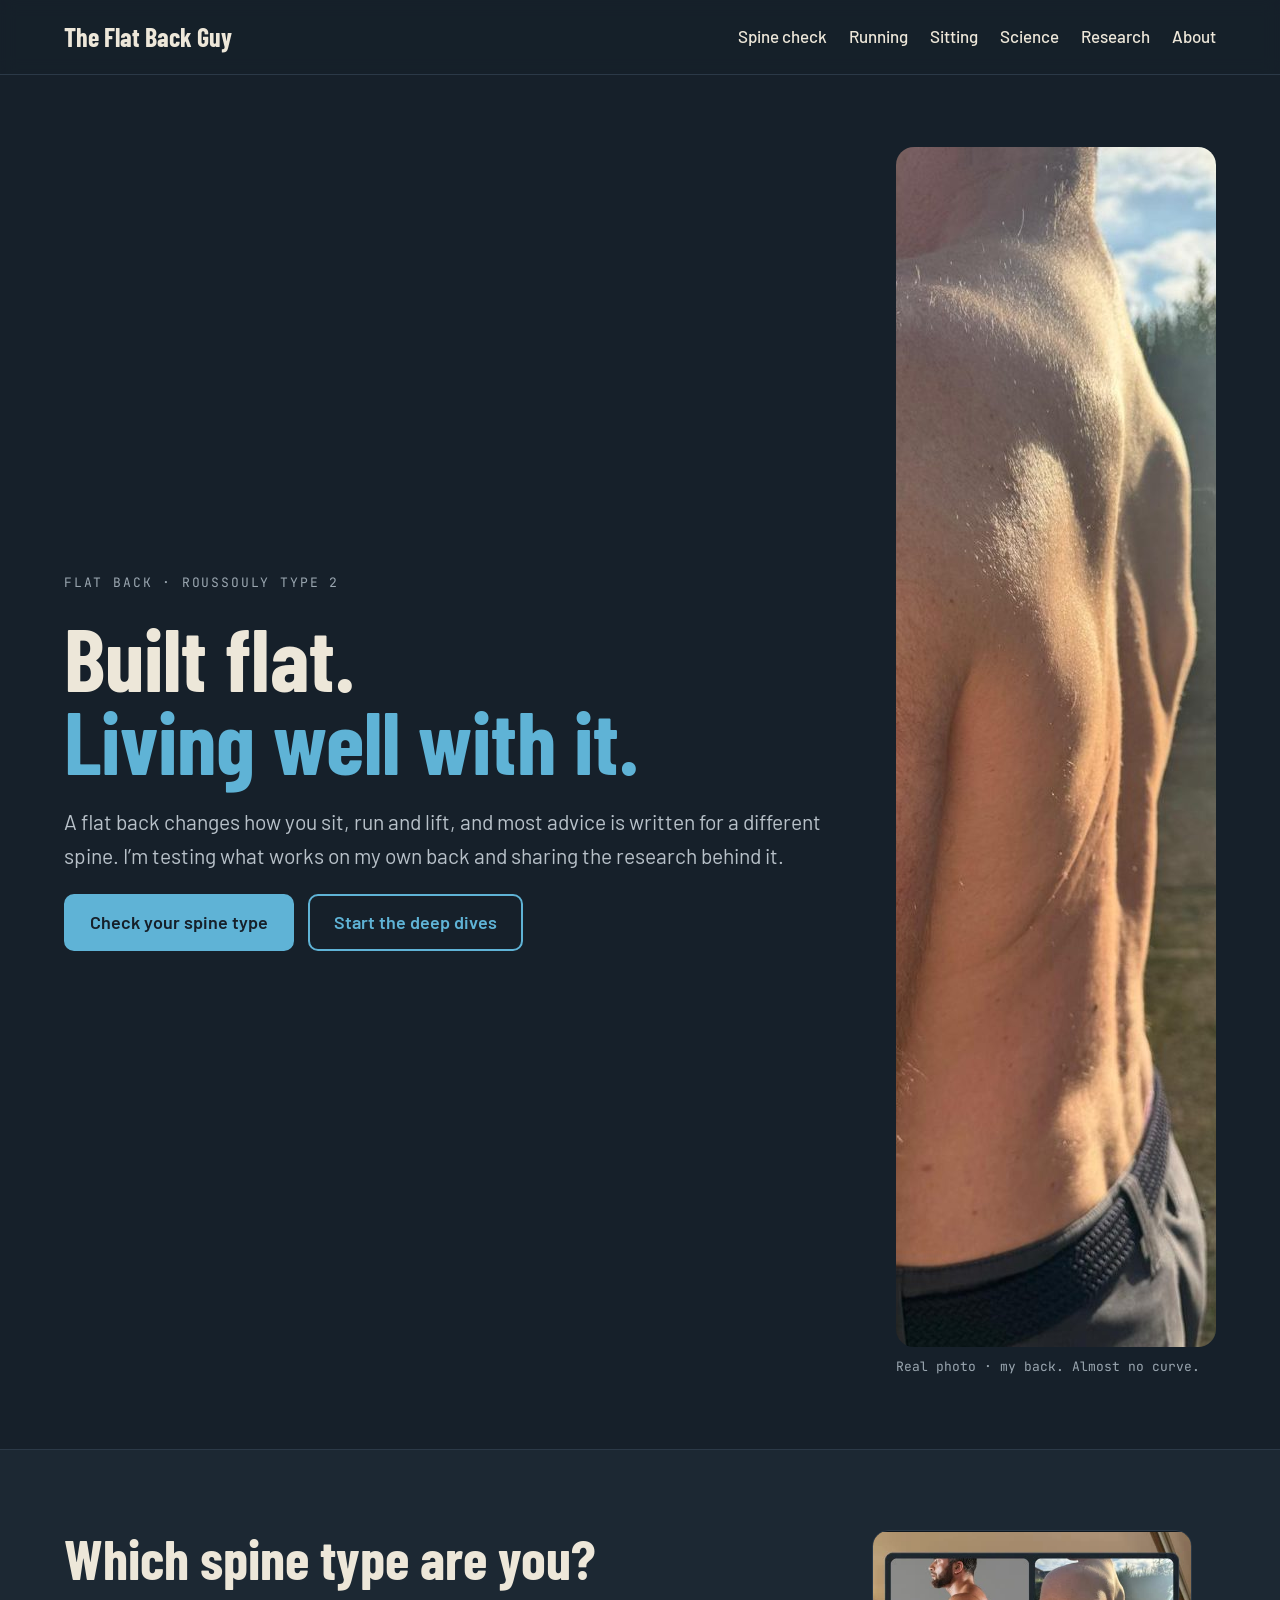
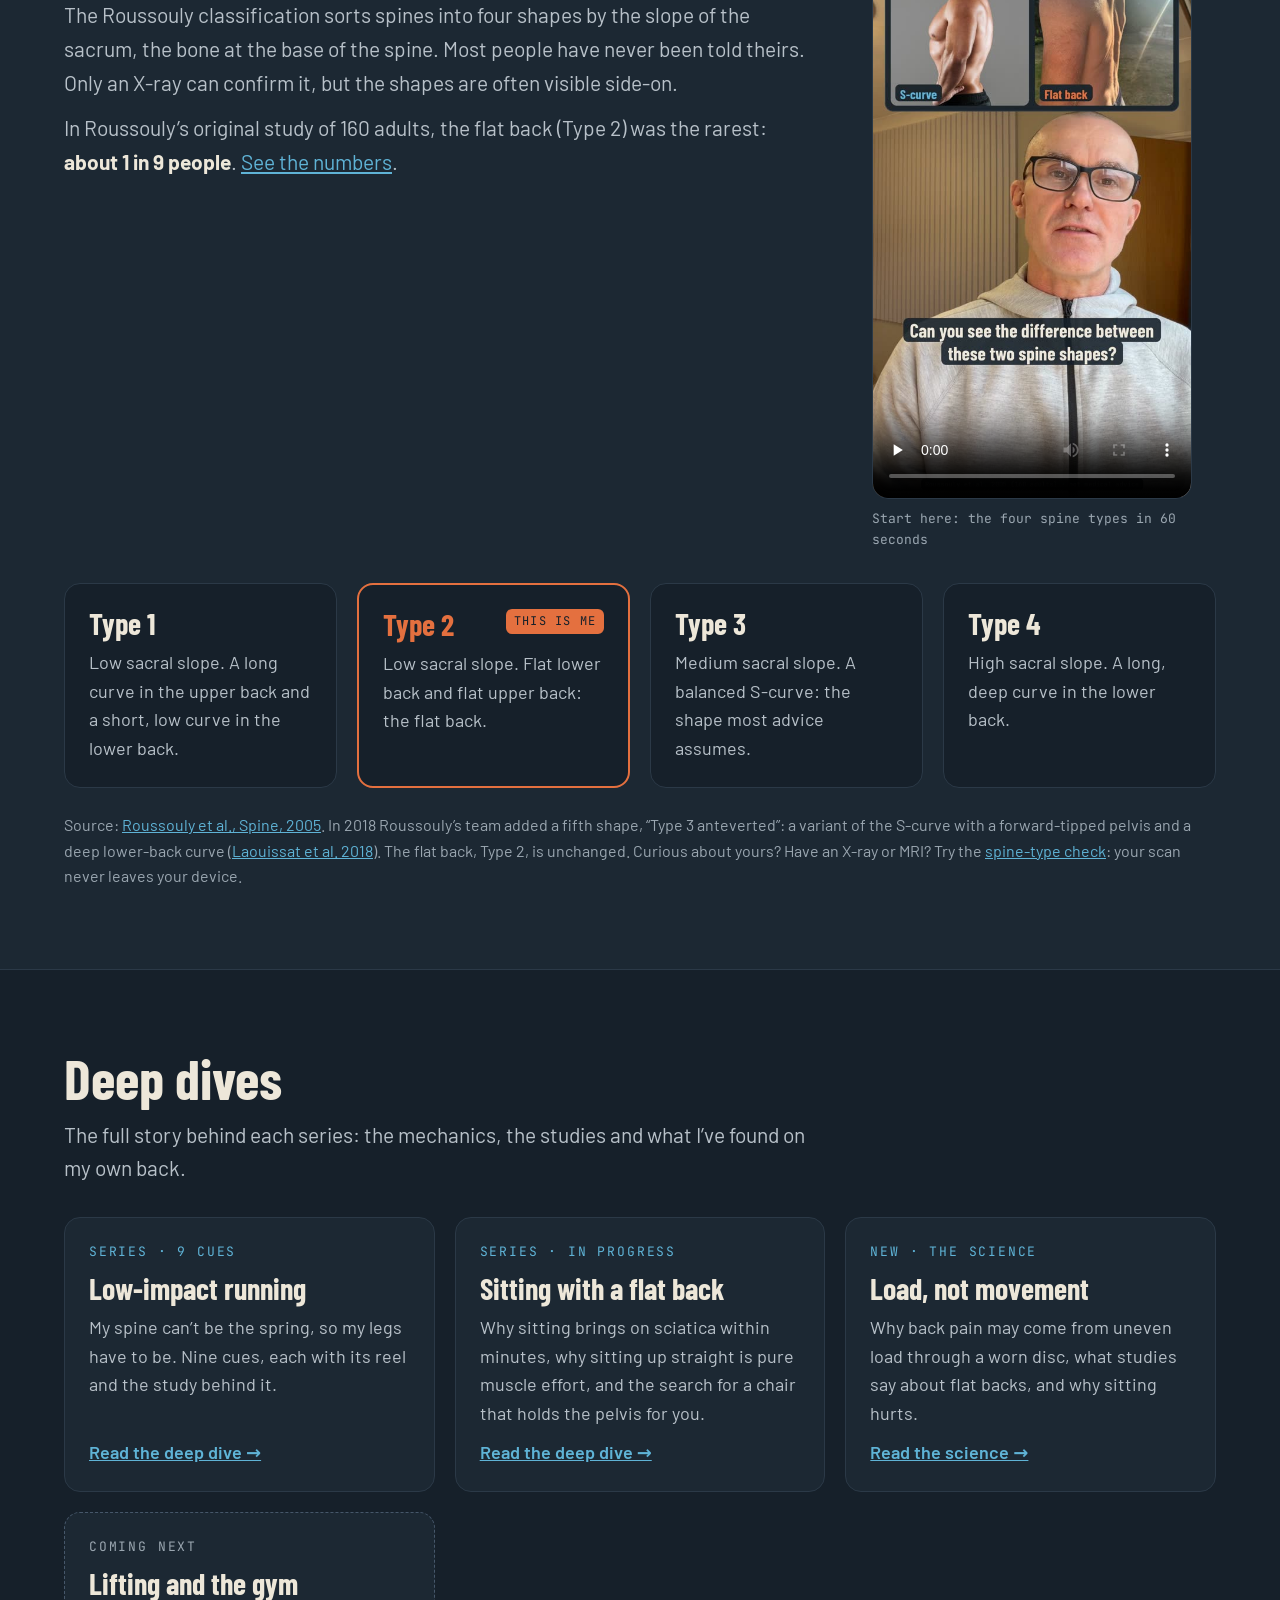
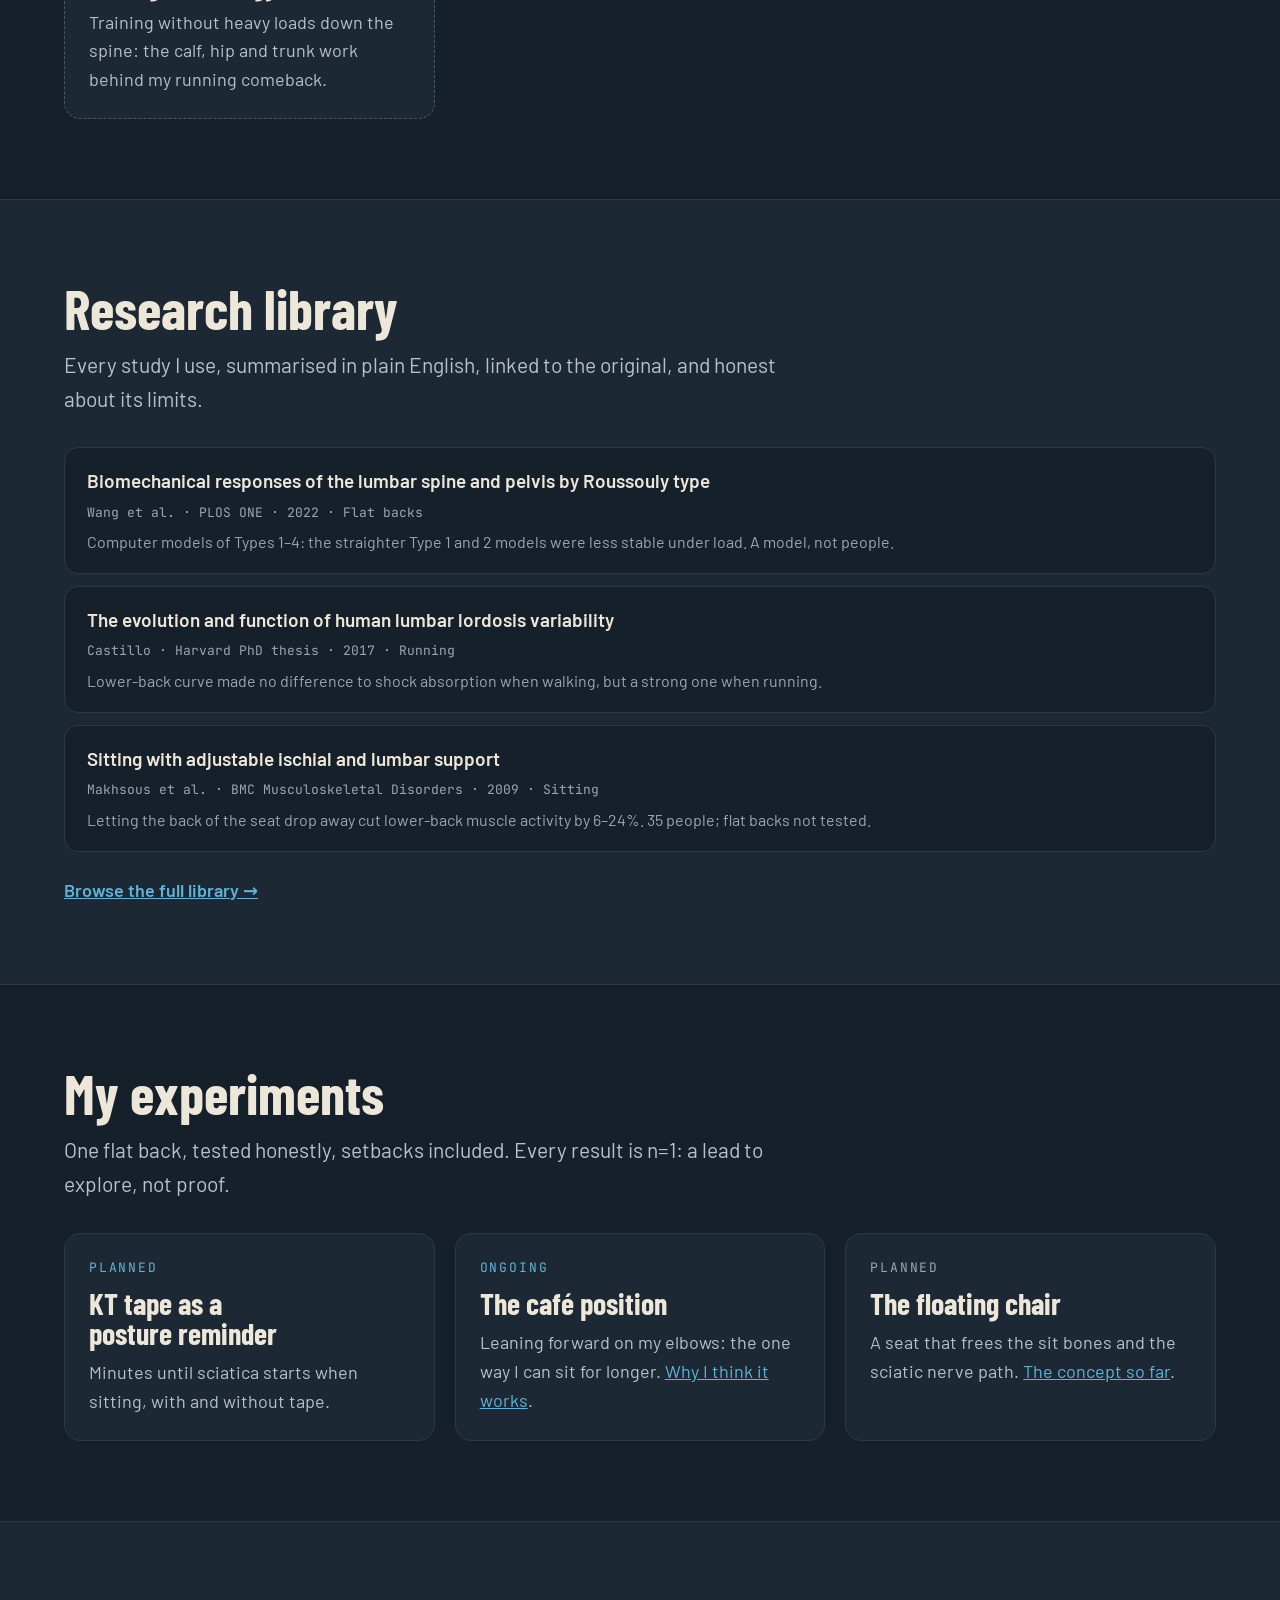
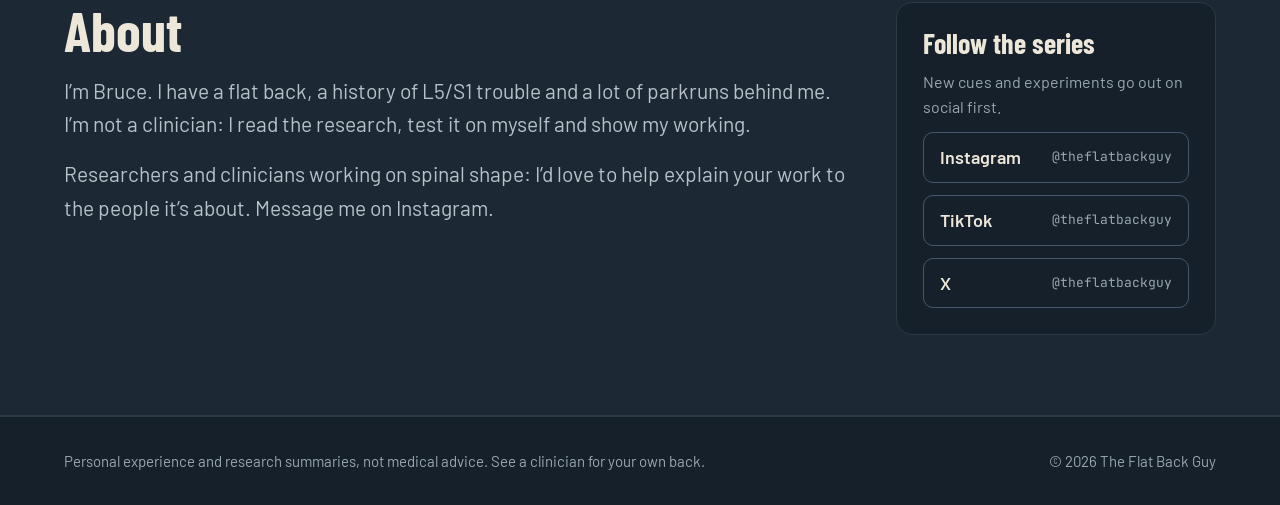
<file: index.html>
<!doctype html>
<html lang="en-GB">
<head>
<meta charset="utf-8">
<meta name="viewport" content="width=device-width,initial-scale=1">
<title>The Flat Back Guy | Living well with a flat back</title>
<meta name="description" content="Running, sitting and training with a flat back (Roussouly Type 2). One man's experiments, the research behind them, and honest limits.">
<meta property="og:title" content="The Flat Back Guy">
<meta property="og:description" content="Built flat. Living well with it. Running, sitting and training with a flat back, with the research behind each idea.">
<meta property="og:image" content="https://theflatbackguy.com/media/hero.jpg">
<meta property="og:url" content="https://theflatbackguy.com/">
<meta name="theme-color" content="#16202A">
<link rel="icon" href="favicon.svg" type="image/svg+xml">
<link rel="preconnect" href="https://fonts.googleapis.com">
<link rel="preconnect" href="https://fonts.gstatic.com" crossorigin>
<link href="https://fonts.googleapis.com/css2?family=Barlow+Condensed:wght@700&family=Barlow:wght@400;500;600&family=JetBrains+Mono&display=swap" rel="stylesheet">
<link rel="stylesheet" href="style.css">
</head>
<body>
<header class="site-head">
  <div class="wrap">
    <a class="brand" href="/">The Flat Back Guy</a>
    <nav aria-label="Main">
      <a href="spine-check.html">Spine check</a>
      <a href="running.html">Running</a>
      <a href="sitting.html">Sitting</a>
      <a href="science.html">Science</a>
      <a href="research.html">Research</a>
      <a href="#about">About</a>
    </nav>
  </div>
</header>

<main>
<section class="hero">
  <div class="wrap">
    <div class="hero-copy">
      <div class="eyebrow">Flat back · Roussouly Type 2</div>
      <h1>Built flat.<br><span>Living well with it.</span></h1>
      <p class="lede">A flat back changes how you sit, run and lift, and most advice is written for a different spine. I’m testing what works on my own back and sharing the research behind it.</p>
      <div class="btns">
        <a class="btn" href="spine-check.html">Check your spine type</a>
        <a class="btn ghost" href="#dives">Start the deep dives</a>
      </div>
    </div>
    <figure>
      <img src="media/hero.jpg" width="900" height="1200" alt="Bruce’s bare back photographed from behind and to the side in a sunny garden, showing a straight spine with almost no curve">
      <figcaption>Real photo · my back. Almost no curve.</figcaption>
    </figure>
  </div>
</section>

<section id="type" class="band">
  <div class="wrap">
    <div class="intro-row">
    <div class="sec-head" style="margin-bottom:0">
      <h2>Which spine type are you?</h2>
      <p class="lede">The Roussouly classification sorts spines into four shapes by the slope of the sacrum, the bone at the base of the spine. Most people have never been told theirs. Only an X-ray can confirm it, but the shapes are often visible side-on.</p>
      <p class="lede">In Roussouly’s original study of 160 adults, the flat back (Type 2) was the rarest: <strong style="color:var(--text)">about 1 in 9 people</strong>. <a href="science.html#common">See the numbers</a>.</p>
    </div>
      <figure class="intro-vid">
        <video controls playsinline preload="none" poster="media/intro.jpg"><source src="media/intro.mp4" type="video/mp4"></video>
        <figcaption>Start here: the four spine types in 60 seconds</figcaption>
      </figure>
    </div>
    <div class="grid">
      <div class="card"><h3>Type 1</h3><p class="muted">Low sacral slope. A long curve in the upper back and a short, low curve in the lower back.</p></div>
      <div class="card me"><div class="row-head"><h3>Type 2</h3><span class="tag">THIS IS ME</span></div><p class="muted">Low sacral slope. Flat lower back and flat upper back: the flat back.</p></div>
      <div class="card"><h3>Type 3</h3><p class="muted">Medium sacral slope. A balanced S-curve: the shape most advice assumes.</p></div>
      <div class="card"><h3>Type 4</h3><p class="muted">High sacral slope. A long, deep curve in the lower back.</p></div>
    </div>
    <p class="faint" style="margin-top:24px">Source: <a href="https://doi.org/10.1097/01.brs.0000152379.54463.65">Roussouly et al., Spine, 2005</a>. In 2018 Roussouly’s team added a fifth shape, “Type 3 anteverted”: a variant of the S-curve with a forward-tipped pelvis and a deep lower-back curve (<a href="https://www.springermedicine.com/classification-of-normal-sagittal-spine-alignment-refounding-the/21231710">Laouissat et al. 2018</a>). The flat back, Type 2, is unchanged. Curious about yours? Have an X-ray or MRI? Try the <a href="spine-check.html">spine-type check</a>: your scan never leaves your device.</p>
  </div>
</section>

<section id="dives">
  <div class="wrap">
    <div class="sec-head">
      <h2>Deep dives</h2>
      <p class="lede">The full story behind each series: the mechanics, the studies and what I’ve found on my own back.</p>
    </div>
    <div class="grid wide">
      <article class="card">
        <div class="eyebrow" style="color:var(--blue)">Series · 9 cues</div>
        <h3>Low-impact running</h3>
        <p class="muted">My spine can’t be the spring, so my legs have to be. Nine cues, each with its reel and the study behind it.</p>
        <a class="more" href="running.html">Read the deep dive →</a>
      </article>
      <article class="card">
        <div class="eyebrow" style="color:var(--blue)">Series · in progress</div>
        <h3>Sitting with a flat back</h3>
        <p class="muted">Why sitting brings on sciatica within minutes, why sitting up straight is pure muscle effort, and the search for a chair that holds the pelvis for you.</p>
        <a class="more" href="sitting.html">Read the deep dive →</a>
      </article>
      <article class="card">
        <div class="eyebrow" style="color:var(--blue)">New · the science</div>
        <h3>Load, not movement</h3>
        <p class="muted">Why back pain may come from uneven load through a worn disc, what studies say about flat backs, and why sitting hurts.</p>
        <a class="more" href="science.html">Read the science →</a>
      </article>
      <article class="card soon">
        <div class="eyebrow">Coming next</div>
        <h3>Lifting and the gym</h3>
        <p class="muted">Training without heavy loads down the spine: the calf, hip and trunk work behind my running comeback.</p>
      </article>
    </div>
  </div>
</section>

<section class="band">
  <div class="wrap">
    <div class="sec-head">
      <h2>Research library</h2>
      <p class="lede">Every study I use, summarised in plain English, linked to the original, and honest about its limits.</p>
    </div>
    <div class="studies">
      <div class="study">
        <a class="title" href="https://doi.org/10.1371/journal.pone.0266954">Biomechanical responses of the lumbar spine and pelvis by Roussouly type</a>
        <span class="meta">Wang et al. · PLOS ONE · 2022 · Flat backs</span>
        <span class="limit">Computer models of Types 1–4: the straighter Type 1 and 2 models were less stable under load. A model, not people.</span>
      </div>
      <div class="study">
        <a class="title" href="https://dash.harvard.edu/entities/publication/c5ad7e18-b05d-41d5-a4b8-e9624516d8b8">The evolution and function of human lumbar lordosis variability</a>
        <span class="meta">Castillo · Harvard PhD thesis · 2017 · Running</span>
        <span class="limit">Lower-back curve made no difference to shock absorption when walking, but a strong one when running.</span>
      </div>
      <div class="study">
        <a class="title" href="https://doi.org/10.1186/1471-2474-10-17">Sitting with adjustable ischial and lumbar support</a>
        <span class="meta">Makhsous et al. · BMC Musculoskeletal Disorders · 2009 · Sitting</span>
        <span class="limit">Letting the back of the seat drop away cut lower-back muscle activity by 6–24%. 35 people; flat backs not tested.</span>
      </div>
    </div>
    <p style="margin-top:24px"><a href="research.html" style="font-weight:600">Browse the full library →</a></p>
  </div>
</section>

<section id="experiments">
  <div class="wrap">
    <div class="sec-head">
      <h2>My experiments</h2>
      <p class="lede">One flat back, tested honestly, setbacks included. Every result is n=1: a lead to explore, not proof.</p>
    </div>
    <div class="grid">
      <div class="card"><div class="eyebrow" style="color:var(--blue)">Planned</div><h3>KT tape as a posture reminder</h3><p class="muted">Minutes until sciatica starts when sitting, with and without tape.</p></div>
      <div class="card"><div class="eyebrow" style="color:var(--blue)">Ongoing</div><h3>The café position</h3><p class="muted">Leaning forward on my elbows: the one way I can sit for longer. <a href="sitting.html#cafe">Why I think it works</a>.</p></div>
      <div class="card"><div class="eyebrow">Planned</div><h3>The floating chair</h3><p class="muted">A seat that frees the sit bones and the sciatic nerve path. <a href="sitting.html#chair">The concept so far</a>.</p></div>
    </div>
  </div>
</section>

<section id="about" class="band about">
  <div class="wrap">
    <div class="copy stack">
      <h2 style="font-size:clamp(40px,6vw,56px)">About</h2>
      <p class="lede">I’m Bruce. I have a flat back, a history of L5/S1 trouble and a lot of parkruns behind me. I’m not a clinician: I read the research, test it on myself and show my working.</p>
      <p class="lede">Researchers and clinicians working on spinal shape: I’d love to help explain your work to the people it’s about. Message me on Instagram.</p>
    </div>
    <div class="follow">
      <h3>Follow the series</h3>
      <p class="faint">New cues and experiments go out on social first.</p>
      <a class="social" href="https://www.instagram.com/theflatbackguy/">Instagram <span>@theflatbackguy</span></a>
      <a class="social" href="https://www.tiktok.com/@theflatbackguy">TikTok <span>@theflatbackguy</span></a>
      <a class="social" href="https://x.com/theflatbackguy">X <span>@theflatbackguy</span></a>
    </div>
  </div>
</section>
</main>

<footer class="site-foot">
  <div class="wrap">
    <span>Personal experience and research summaries, not medical advice. See a clinician for your own back.</span>
    <span>© 2026 The Flat Back Guy</span>
  </div>
</footer>
</body>
</html>
</file>
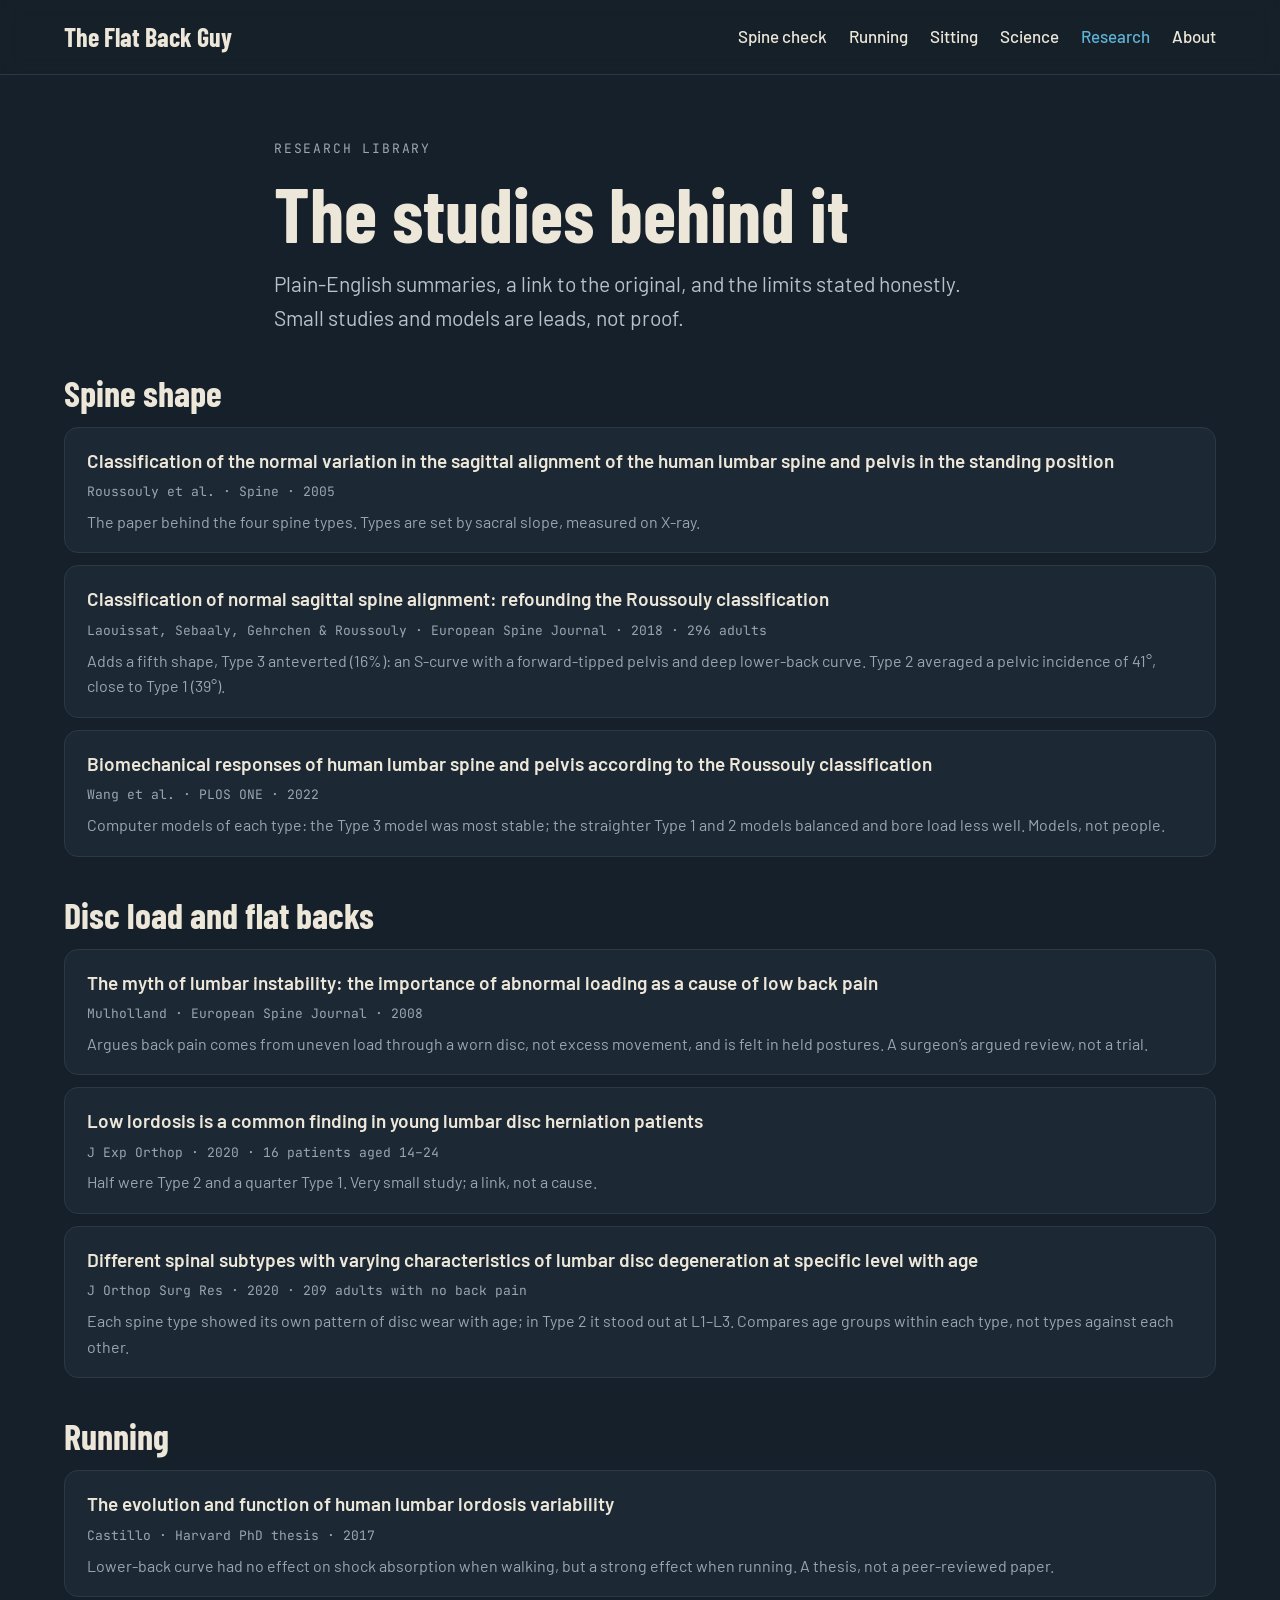
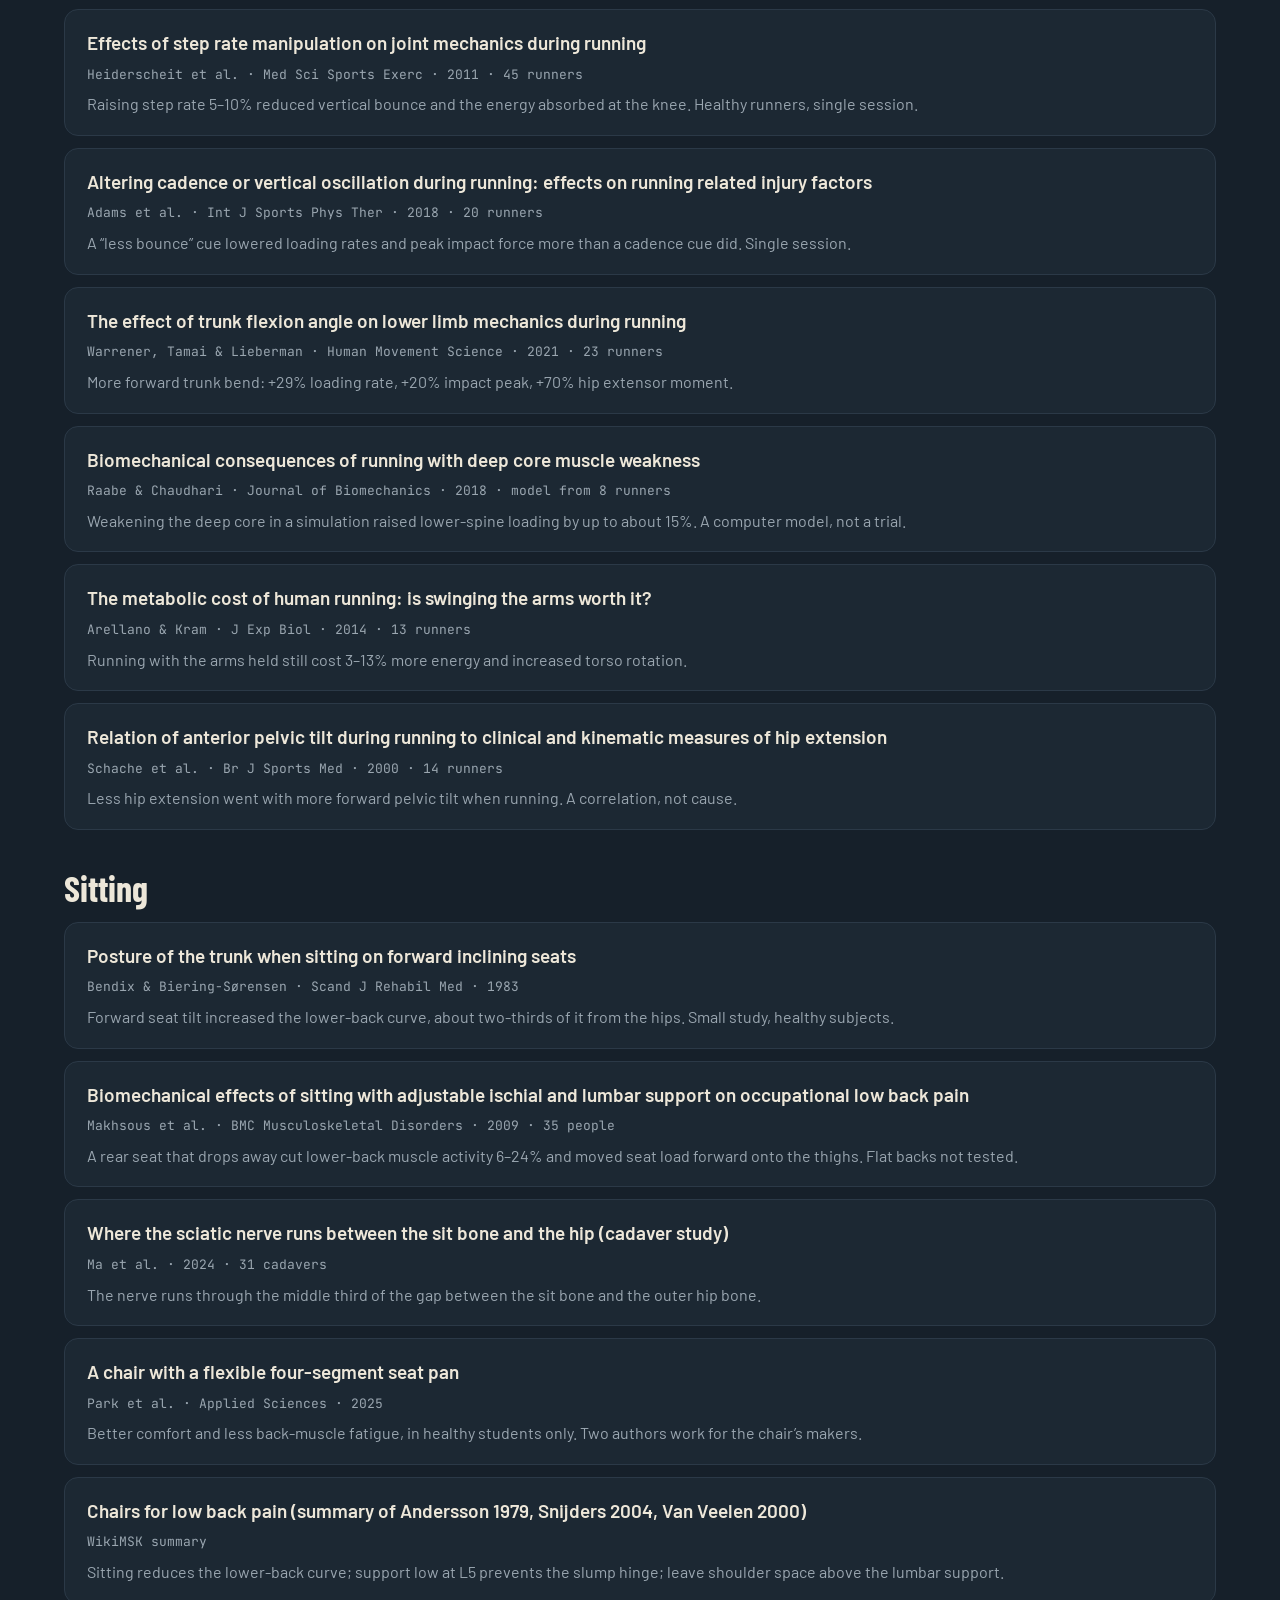
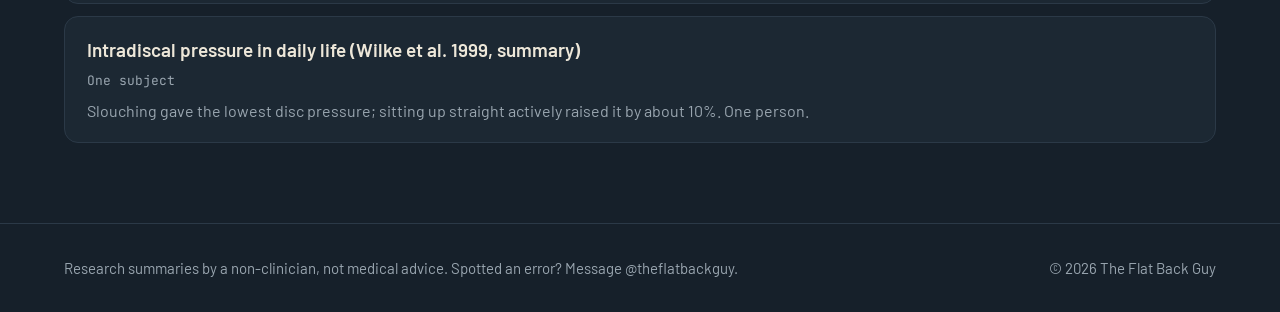
<file: research.html>
<!doctype html>
<html lang="en-GB">
<head>
<meta charset="utf-8">
<meta name="viewport" content="width=device-width,initial-scale=1">
<title>Research library | The Flat Back Guy</title>
<meta name="description" content="Every study behind The Flat Back Guy's running and sitting cues, summarised in plain English, linked to the original, with its limits stated.">
<meta name="theme-color" content="#16202A">
<link rel="icon" href="favicon.svg" type="image/svg+xml">
<link rel="preconnect" href="https://fonts.googleapis.com">
<link rel="preconnect" href="https://fonts.gstatic.com" crossorigin>
<link href="https://fonts.googleapis.com/css2?family=Barlow+Condensed:wght@700&family=Barlow:wght@400;500;600&family=JetBrains+Mono&display=swap" rel="stylesheet">
<link rel="stylesheet" href="style.css">
</head>
<body>
<header class="site-head">
  <div class="wrap">
    <a class="brand" href="/">The Flat Back Guy</a>
    <nav aria-label="Main">
      <a href="/spine-check.html">Spine check</a>
      <a href="running.html">Running</a>
      <a href="sitting.html">Sitting</a>
      <a href="science.html">Science</a>
      <a href="research.html" aria-current="page">Research</a>
      <a href="/#about">About</a>
    </nav>
  </div>
</header>

<main>
<div class="page-head">
  <div class="wrap stack">
    <div class="eyebrow">Research library</div>
    <h1>The studies behind it</h1>
    <p class="lede">Plain-English summaries, a link to the original, and the limits stated honestly. Small studies and models are leads, not proof.</p>
  </div>
</div>

<section style="padding-top:16px">
  <div class="wrap stack" style="gap:40px">

    <div class="stack">
      <h2 style="font-size:36px">Spine shape</h2>
      <div class="studies">
        <div class="study">
          <a class="title" href="https://doi.org/10.1097/01.brs.0000152379.54463.65">Classification of the normal variation in the sagittal alignment of the human lumbar spine and pelvis in the standing position</a>
          <span class="meta">Roussouly et al. · Spine · 2005</span>
          <span class="limit">The paper behind the four spine types. Types are set by sacral slope, measured on X-ray.</span>
        </div>
        <div class="study">
          <a class="title" href="https://www.springermedicine.com/classification-of-normal-sagittal-spine-alignment-refounding-the/21231710">Classification of normal sagittal spine alignment: refounding the Roussouly classification</a>
          <span class="meta">Laouissat, Sebaaly, Gehrchen &amp; Roussouly · European Spine Journal · 2018 · 296 adults</span>
          <span class="limit">Adds a fifth shape, Type 3 anteverted (16%): an S-curve with a forward-tipped pelvis and deep lower-back curve. Type 2 averaged a pelvic incidence of 41°, close to Type 1 (39°).</span>
        </div>
        <div class="study">
          <a class="title" href="https://doi.org/10.1371/journal.pone.0266954">Biomechanical responses of human lumbar spine and pelvis according to the Roussouly classification</a>
          <span class="meta">Wang et al. · PLOS ONE · 2022</span>
          <span class="limit">Computer models of each type: the Type 3 model was most stable; the straighter Type 1 and 2 models balanced and bore load less well. Models, not people.</span>
        </div>
      </div>
    </div>

    <div class="stack">
      <h2 style="font-size:36px">Disc load and flat backs</h2>
      <div class="studies">
        <div class="study">
          <a class="title" href="https://pmc.ncbi.nlm.nih.gov/articles/PMC2367421/">The myth of lumbar instability: the importance of abnormal loading as a cause of low back pain</a>
          <span class="meta">Mulholland · European Spine Journal · 2008</span>
          <span class="limit">Argues back pain comes from uneven load through a worn disc, not excess movement, and is felt in held postures. A surgeon’s argued review, not a trial.</span>
        </div>
        <div class="study">
          <a class="title" href="https://jeo-esska.springeropen.com/articles/10.1186/s40634-020-00253-7">Low lordosis is a common finding in young lumbar disc herniation patients</a>
          <span class="meta">J Exp Orthop · 2020 · 16 patients aged 14–24</span>
          <span class="limit">Half were Type 2 and a quarter Type 1. Very small study; a link, not a cause.</span>
        </div>
        <div class="study">
          <a class="title" href="https://link.springer.com/article/10.1186/s13018-019-1537-7">Different spinal subtypes with varying characteristics of lumbar disc degeneration at specific level with age</a>
          <span class="meta">J Orthop Surg Res · 2020 · 209 adults with no back pain</span>
          <span class="limit">Each spine type showed its own pattern of disc wear with age; in Type 2 it stood out at L1–L3. Compares age groups within each type, not types against each other.</span>
        </div>
      </div>
    </div>

    <div class="stack">
      <h2 style="font-size:36px">Running</h2>
      <div class="studies">
        <div class="study">
          <a class="title" href="https://dash.harvard.edu/entities/publication/c5ad7e18-b05d-41d5-a4b8-e9624516d8b8">The evolution and function of human lumbar lordosis variability</a>
          <span class="meta">Castillo · Harvard PhD thesis · 2017</span>
          <span class="limit">Lower-back curve had no effect on shock absorption when walking, but a strong effect when running. A thesis, not a peer-reviewed paper.</span>
        </div>
        <div class="study">
          <a class="title" href="https://pubmed.ncbi.nlm.nih.gov/20581720/">Effects of step rate manipulation on joint mechanics during running</a>
          <span class="meta">Heiderscheit et al. · Med Sci Sports Exerc · 2011 · 45 runners</span>
          <span class="limit">Raising step rate 5–10% reduced vertical bounce and the energy absorbed at the knee. Healthy runners, single session.</span>
        </div>
        <div class="study">
          <a class="title" href="https://pubmed.ncbi.nlm.nih.gov/30140556/">Altering cadence or vertical oscillation during running: effects on running related injury factors</a>
          <span class="meta">Adams et al. · Int J Sports Phys Ther · 2018 · 20 runners</span>
          <span class="limit">A “less bounce” cue lowered loading rates and peak impact force more than a cadence cue did. Single session.</span>
        </div>
        <div class="study">
          <a class="title" href="https://doi.org/10.1016/j.humov.2021.102817">The effect of trunk flexion angle on lower limb mechanics during running</a>
          <span class="meta">Warrener, Tamai &amp; Lieberman · Human Movement Science · 2021 · 23 runners</span>
          <span class="limit">More forward trunk bend: +29% loading rate, +20% impact peak, +70% hip extensor moment.</span>
        </div>
        <div class="study">
          <a class="title" href="https://engineering.osu.edu/news/2018/01/study-uncovers-potential-key-preventing-back-pain-runners">Biomechanical consequences of running with deep core muscle weakness</a>
          <span class="meta">Raabe &amp; Chaudhari · Journal of Biomechanics · 2018 · model from 8 runners</span>
          <span class="limit">Weakening the deep core in a simulation raised lower-spine loading by up to about 15%. A computer model, not a trial.</span>
        </div>
        <div class="study">
          <a class="title" href="https://journals.biologists.com/jeb/article/217/14/2431/12108/Arm-swinging-saves-energy">The metabolic cost of human running: is swinging the arms worth it?</a>
          <span class="meta">Arellano &amp; Kram · J Exp Biol · 2014 · 13 runners</span>
          <span class="limit">Running with the arms held still cost 3–13% more energy and increased torso rotation.</span>
        </div>
        <div class="study">
          <a class="title" href="https://bjsm.bmj.com/content/34/4/279">Relation of anterior pelvic tilt during running to clinical and kinematic measures of hip extension</a>
          <span class="meta">Schache et al. · Br J Sports Med · 2000 · 14 runners</span>
          <span class="limit">Less hip extension went with more forward pelvic tilt when running. A correlation, not cause.</span>
        </div>
      </div>
    </div>

    <div class="stack">
      <h2 style="font-size:36px">Sitting</h2>
      <div class="studies">
        <div class="study">
          <a class="title" href="https://medicaljournalssweden.se/jrm/article/view/41501">Posture of the trunk when sitting on forward inclining seats</a>
          <span class="meta">Bendix &amp; Biering-Sørensen · Scand J Rehabil Med · 1983</span>
          <span class="limit">Forward seat tilt increased the lower-back curve, about two-thirds of it from the hips. Small study, healthy subjects.</span>
        </div>
        <div class="study">
          <a class="title" href="https://doi.org/10.1186/1471-2474-10-17">Biomechanical effects of sitting with adjustable ischial and lumbar support on occupational low back pain</a>
          <span class="meta">Makhsous et al. · BMC Musculoskeletal Disorders · 2009 · 35 people</span>
          <span class="limit">A rear seat that drops away cut lower-back muscle activity 6–24% and moved seat load forward onto the thighs. Flat backs not tested.</span>
        </div>
        <div class="study">
          <a class="title" href="https://doaj.org/article/e26e67b7ec16455a8aadc4c1361df9b8">Where the sciatic nerve runs between the sit bone and the hip (cadaver study)</a>
          <span class="meta">Ma et al. · 2024 · 31 cadavers</span>
          <span class="limit">The nerve runs through the middle third of the gap between the sit bone and the outer hip bone.</span>
        </div>
        <div class="study">
          <a class="title" href="https://www.mdpi.com/2076-3417/15/23/12714">A chair with a flexible four-segment seat pan</a>
          <span class="meta">Park et al. · Applied Sciences · 2025</span>
          <span class="limit">Better comfort and less back-muscle fatigue, in healthy students only. Two authors work for the chair’s makers.</span>
        </div>
        <div class="study">
          <a class="title" href="https://wikimsk.org/wiki/Chairs_for_Low_Back_Pain">Chairs for low back pain (summary of Andersson 1979, Snijders 2004, Van Veelen 2000)</a>
          <span class="meta">WikiMSK summary</span>
          <span class="limit">Sitting reduces the lower-back curve; support low at L5 prevents the slump hinge; leave shoulder space above the lumbar support.</span>
        </div>
        <div class="study">
          <a class="title" href="https://thepainsource.com/intradiscal-pressures-in-various-everyday-positioning/">Intradiscal pressure in daily life (Wilke et al. 1999, summary)</a>
          <span class="meta">One subject</span>
          <span class="limit">Slouching gave the lowest disc pressure; sitting up straight actively raised it by about 10%. One person.</span>
        </div>
      </div>
    </div>

  </div>
</section>
</main>

<footer class="site-foot">
  <div class="wrap">
    <span>Research summaries by a non-clinician, not medical advice. Spotted an error? Message @theflatbackguy.</span>
    <span>© 2026 The Flat Back Guy</span>
  </div>
</footer>
</body>
</html>
</file>
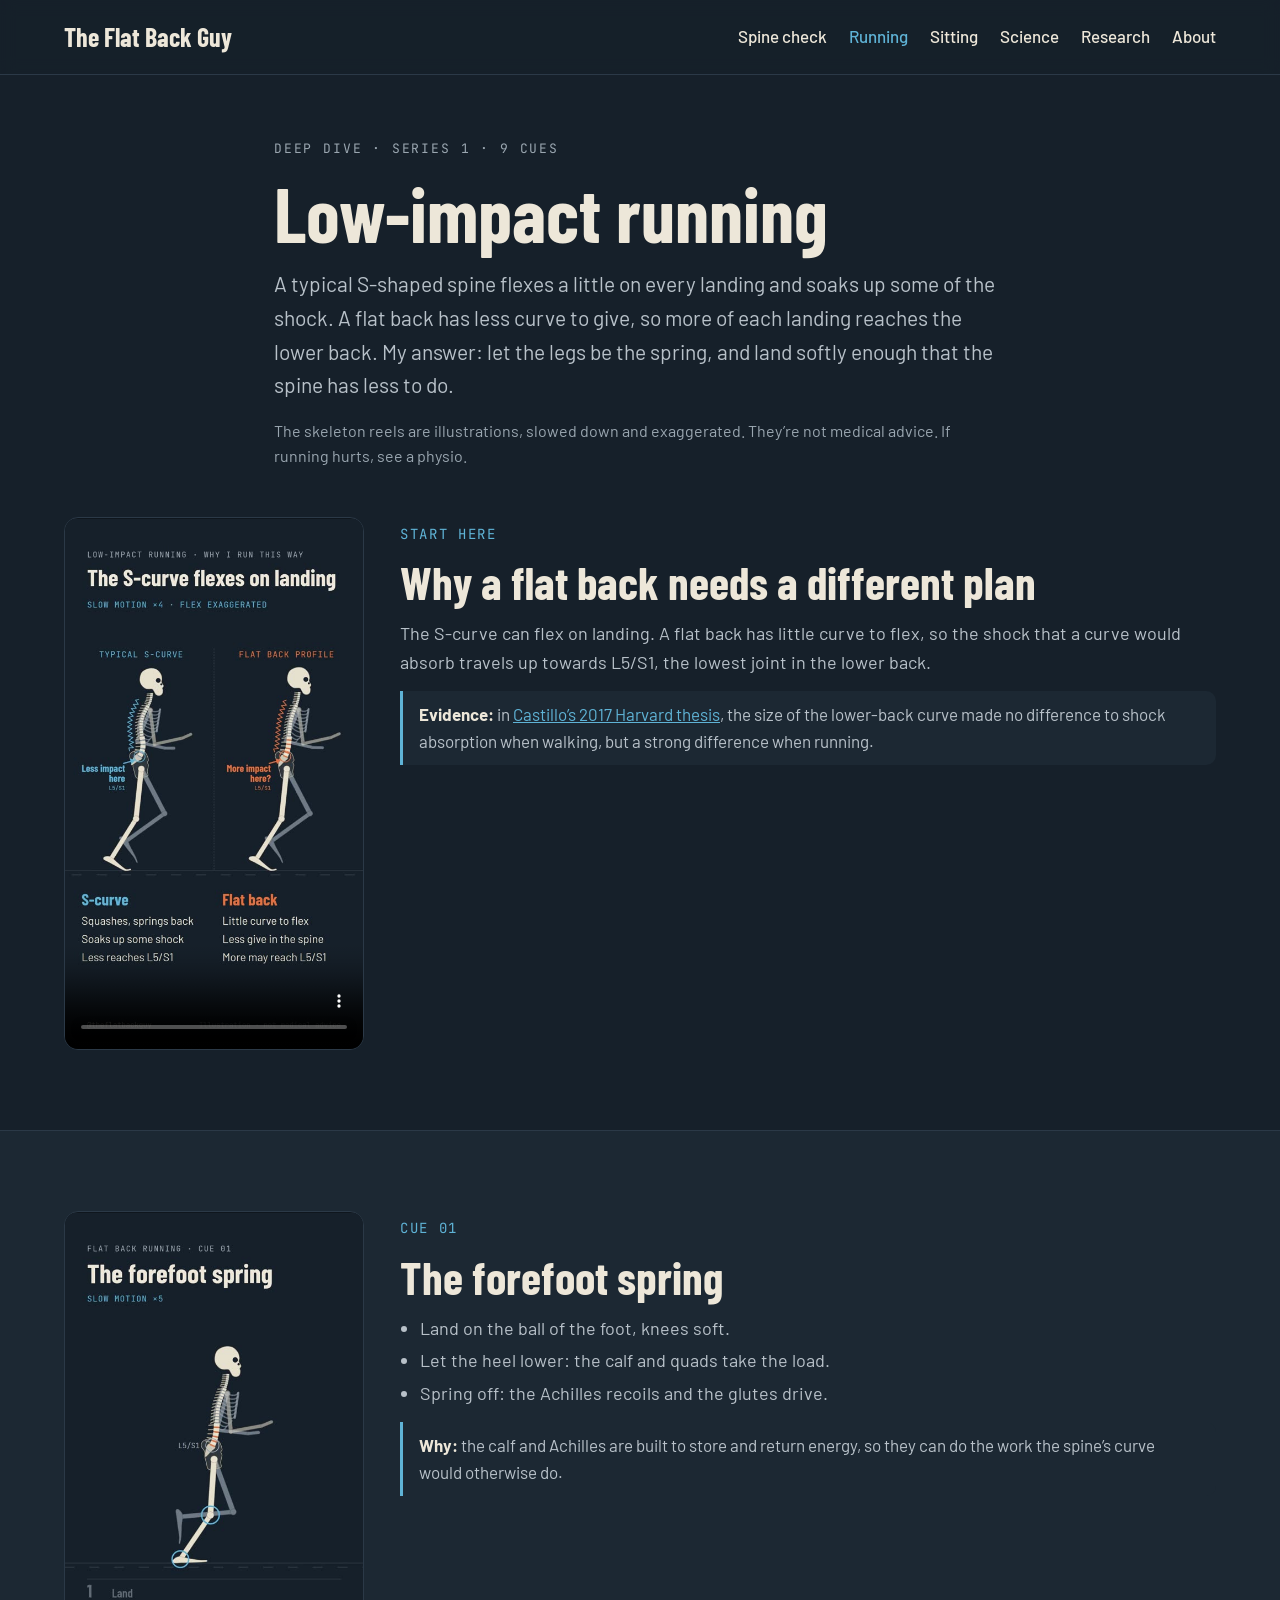
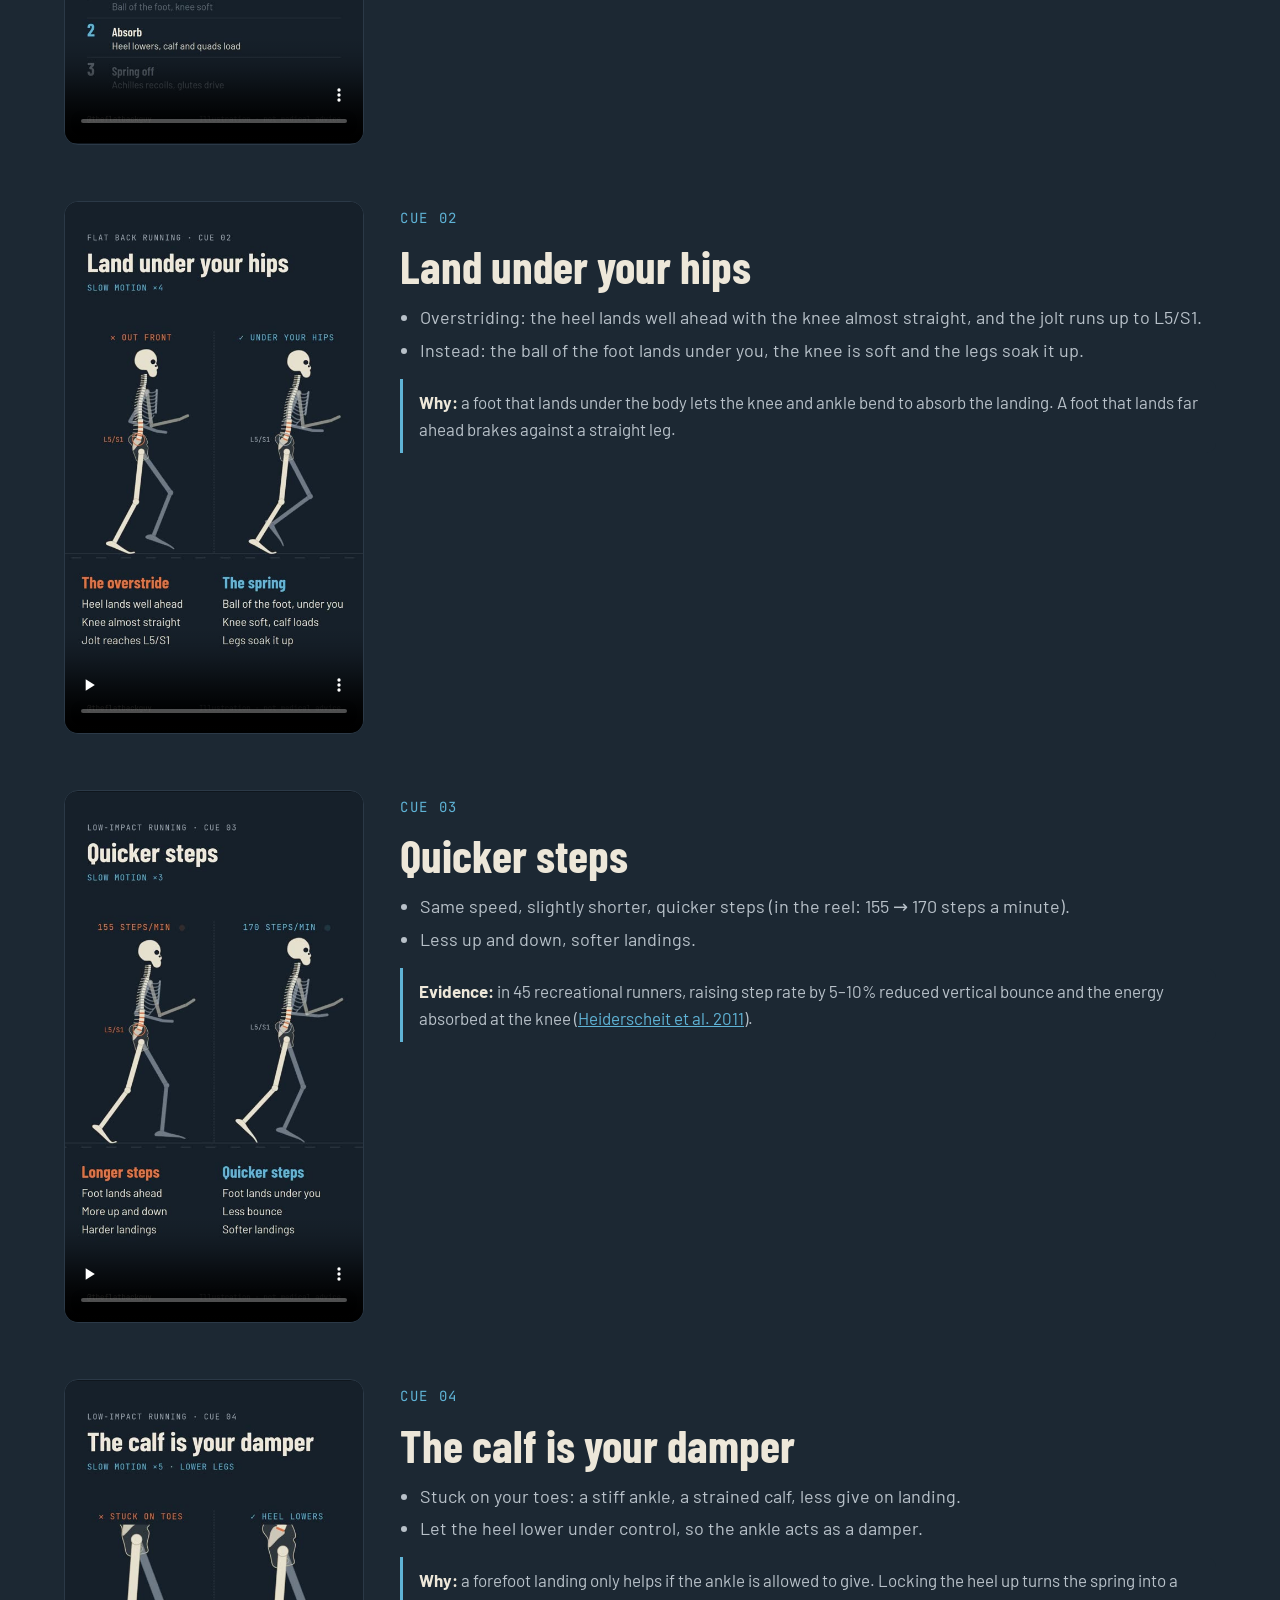
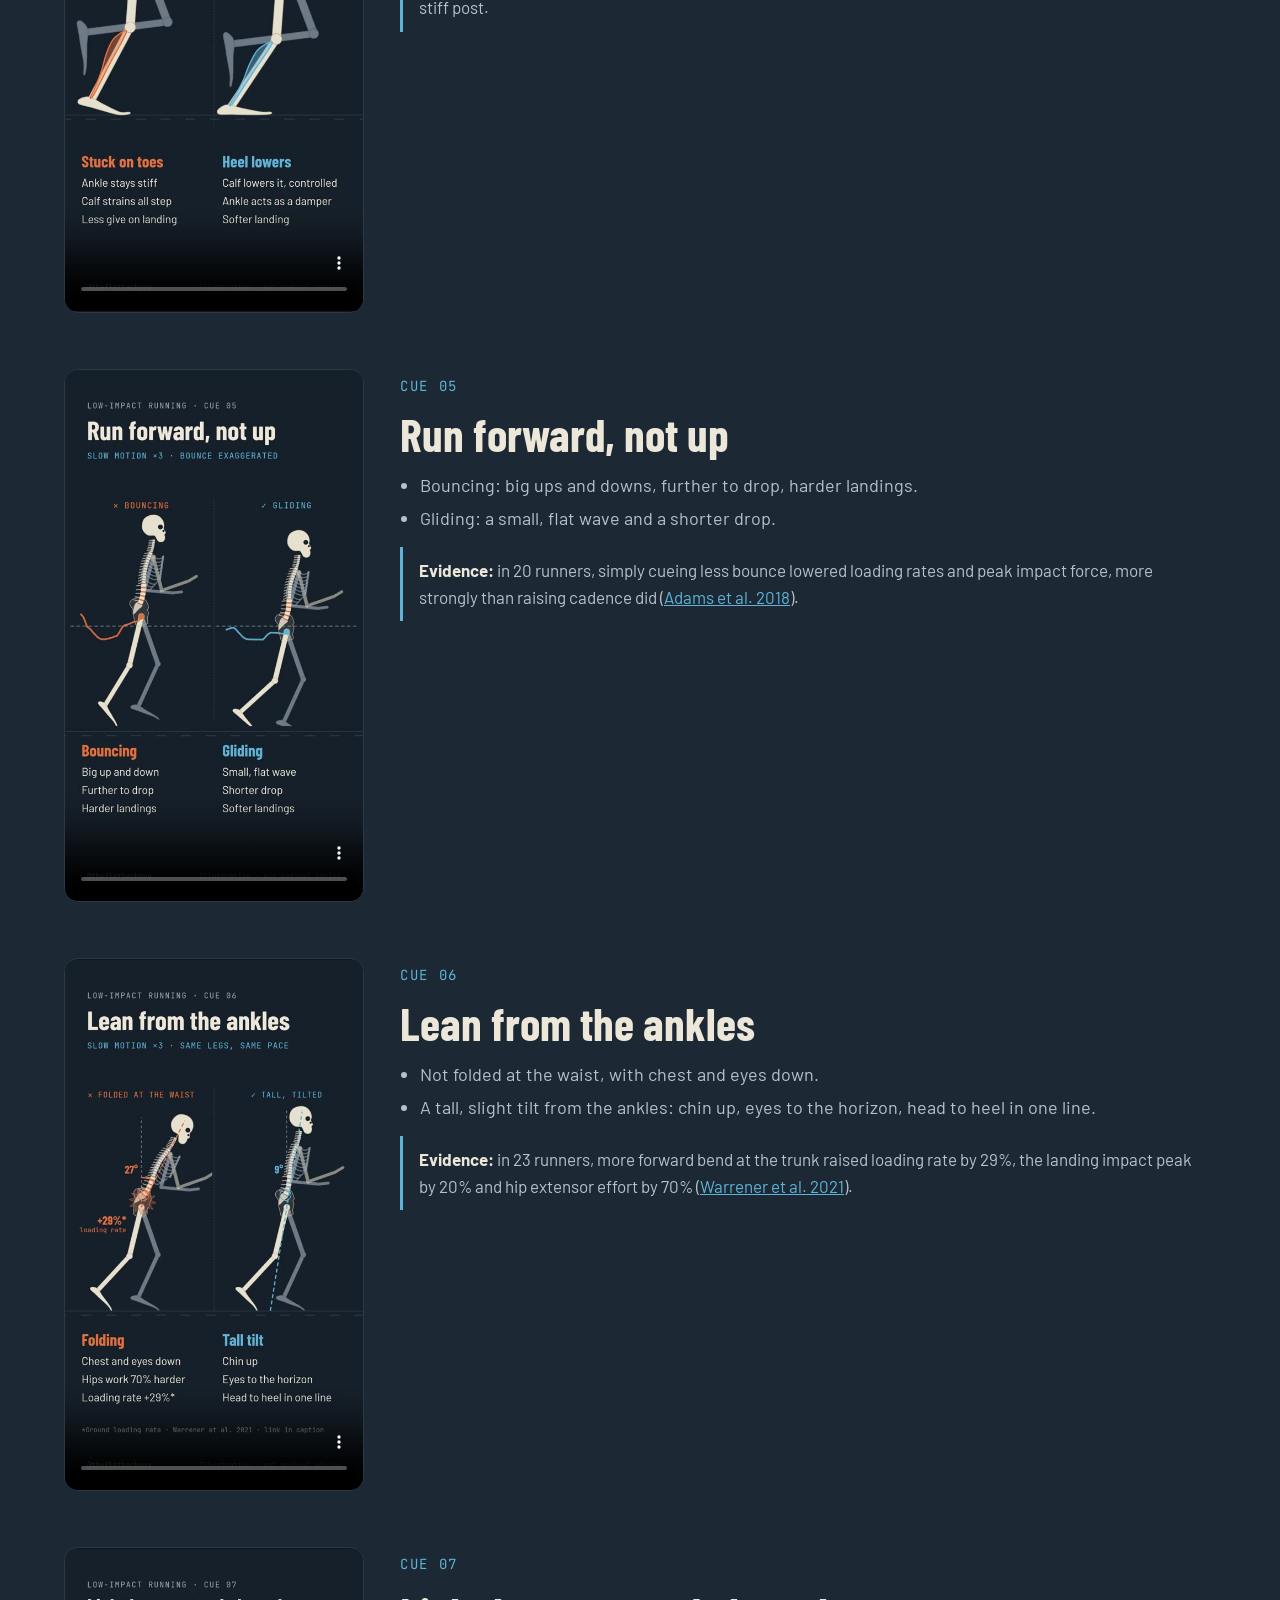
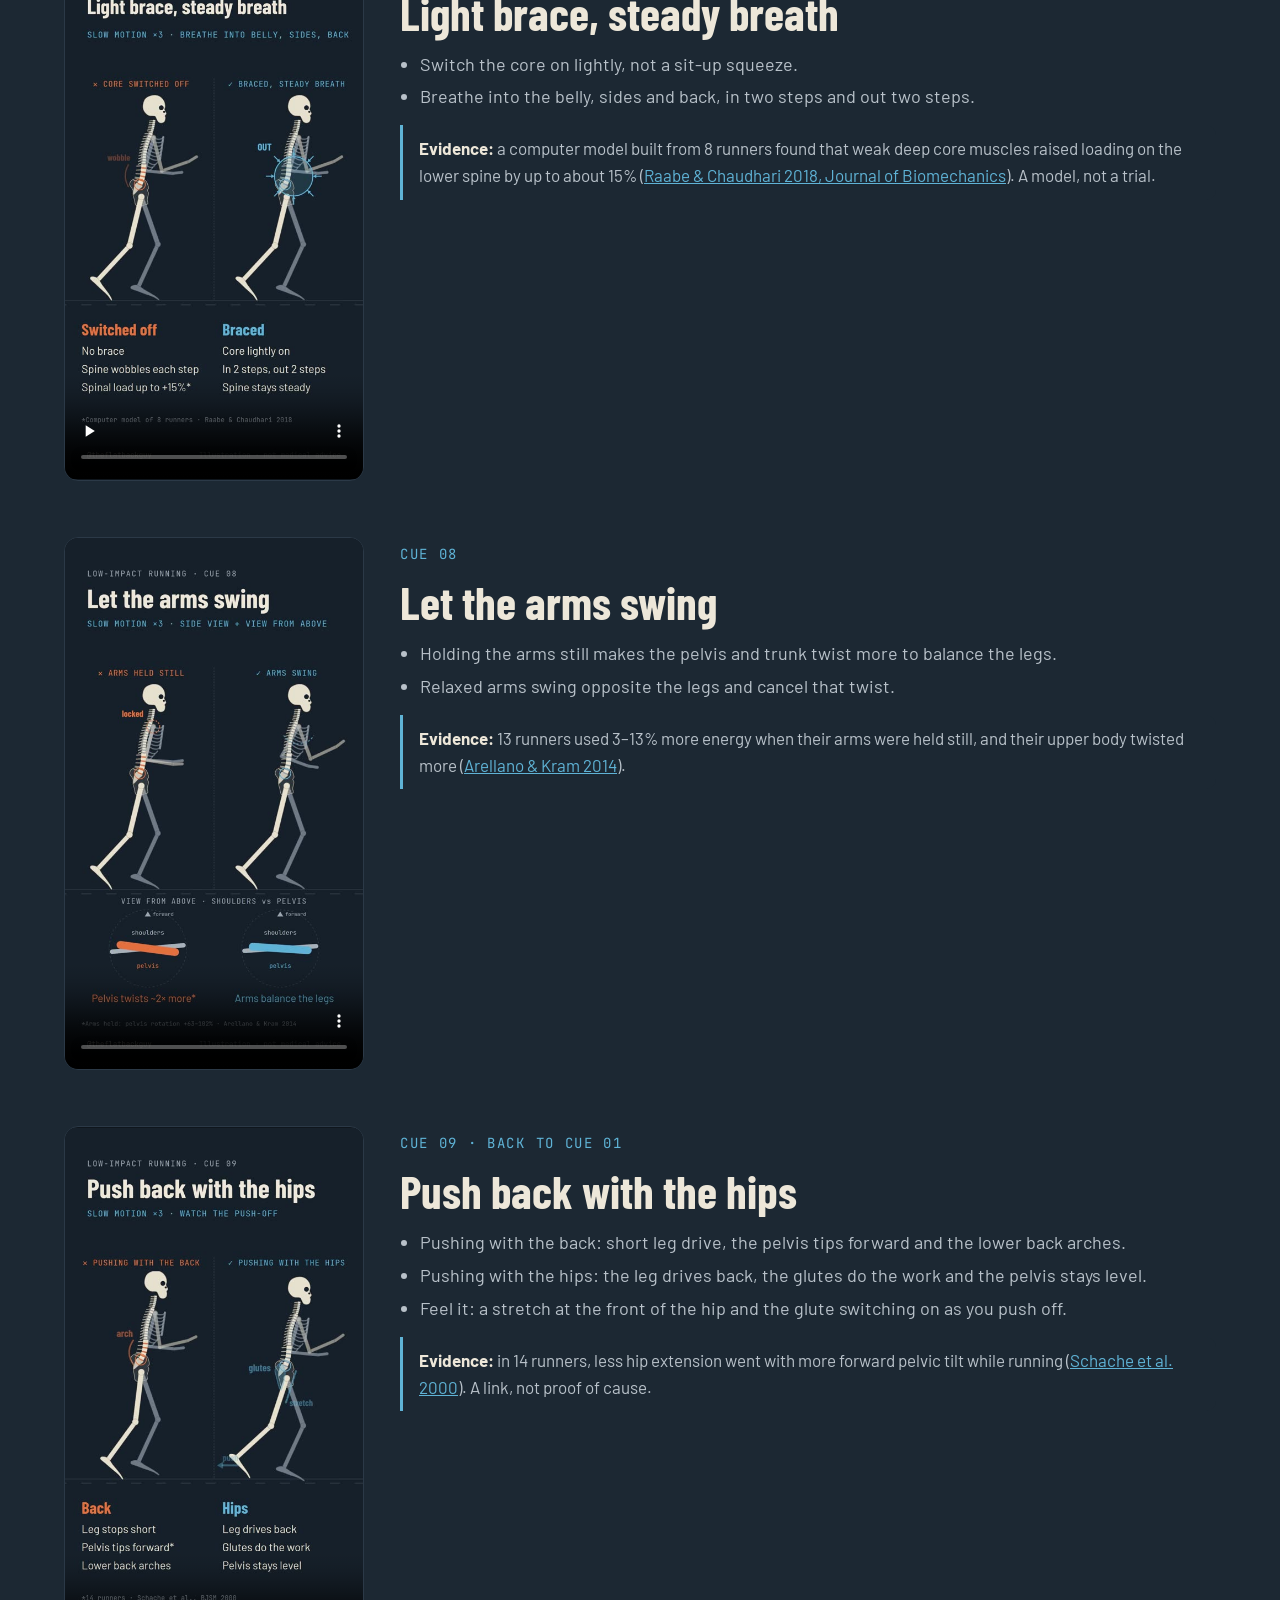
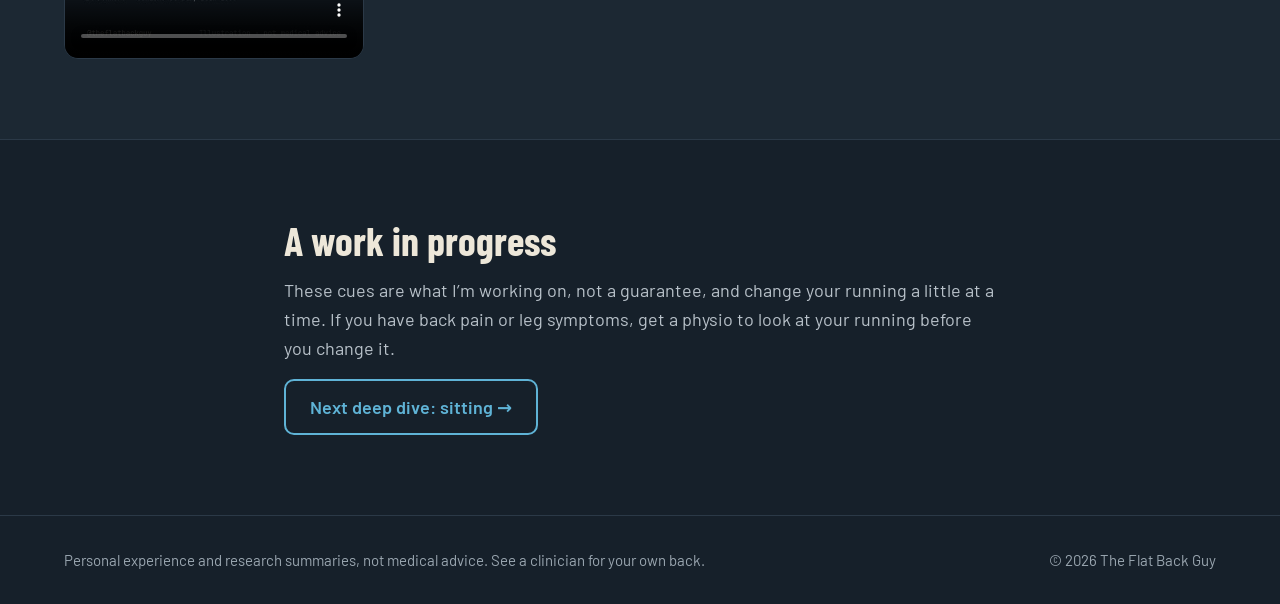
<file: running.html>
<!doctype html>
<html lang="en-GB">
<head>
<meta charset="utf-8">
<meta name="viewport" content="width=device-width,initial-scale=1">
<title>Low-impact running with a flat back | The Flat Back Guy</title>
<meta name="description" content="Nine running cues for a flat back (Roussouly Type 2): if the spine can't be the spring, the legs have to be. Each cue with its reel and the study behind it.">
<meta property="og:title" content="Low-impact running with a flat back">
<meta property="og:description" content="Nine cues, each with its reel and the study behind it.">
<meta property="og:image" content="https://theflatbackguy.com/media/cue01.jpg">
<meta name="theme-color" content="#16202A">
<link rel="icon" href="favicon.svg" type="image/svg+xml">
<link rel="preconnect" href="https://fonts.googleapis.com">
<link rel="preconnect" href="https://fonts.gstatic.com" crossorigin>
<link href="https://fonts.googleapis.com/css2?family=Barlow+Condensed:wght@700&family=Barlow:wght@400;500;600&family=JetBrains+Mono&display=swap" rel="stylesheet">
<link rel="stylesheet" href="style.css">
</head>
<body>
<header class="site-head">
  <div class="wrap">
    <a class="brand" href="/">The Flat Back Guy</a>
    <nav aria-label="Main">
      <a href="/spine-check.html">Spine check</a>
      <a href="running.html" aria-current="page">Running</a>
      <a href="sitting.html">Sitting</a>
      <a href="science.html">Science</a>
      <a href="research.html">Research</a>
      <a href="/#about">About</a>
    </nav>
  </div>
</header>

<main>
<div class="page-head">
  <div class="wrap stack">
    <div class="eyebrow">Deep dive · series 1 · 9 cues</div>
    <h1>Low-impact running</h1>
    <p class="lede">A typical S-shaped spine flexes a little on every landing and soaks up some of the shock. A flat back has less curve to give, so more of each landing reaches the lower back. My answer: let the legs be the spring, and land softly enough that the spine has less to do.</p>
    <p class="faint">The skeleton reels are illustrations, slowed down and exaggerated. They’re not medical advice. If running hurts, see a physio.</p>
  </div>
</div>

<section style="padding-top:24px">
  <div class="wrap">
    <div class="cue" id="why">
      <video controls playsinline preload="none" poster="media/spring.jpg"><source src="media/spring.mp4" type="video/mp4"></video>
      <div class="stack">
        <div class="num">START HERE</div>
        <h2>Why a flat back needs a different plan</h2>
        <p class="muted">The S-curve can flex on landing. A flat back has little curve to flex, so the shock that a curve would absorb travels up towards L5/S1, the lowest joint in the lower back.</p>
        <div class="evidence"><b>Evidence:</b> in <a href="https://dash.harvard.edu/entities/publication/c5ad7e18-b05d-41d5-a4b8-e9624516d8b8">Castillo’s 2017 Harvard thesis</a>, the size of the lower-back curve made no difference to shock absorption when walking, but a strong difference when running.</div>
      </div>
    </div>
  </div>
</section>

<section class="band">
  <div class="wrap cues">

    <div class="cue" id="cue01">
      <video controls playsinline preload="none" poster="media/cue01.jpg"><source src="media/cue01.mp4" type="video/mp4"></video>
      <div class="stack">
        <div class="num">CUE 01</div>
        <h2>The forefoot spring</h2>
        <ul><li>Land on the ball of the foot, knees soft.</li><li>Let the heel lower: the calf and quads take the load.</li><li>Spring off: the Achilles recoils and the glutes drive.</li></ul>
        <div class="evidence"><b>Why:</b> the calf and Achilles are built to store and return energy, so they can do the work the spine’s curve would otherwise do.</div>
      </div>
    </div>

    <div class="cue" id="cue02">
      <video controls playsinline preload="none" poster="media/cue02.jpg"><source src="media/cue02.mp4" type="video/mp4"></video>
      <div class="stack">
        <div class="num">CUE 02</div>
        <h2>Land under your hips</h2>
        <ul><li>Overstriding: the heel lands well ahead with the knee almost straight, and the jolt runs up to L5/S1.</li><li>Instead: the ball of the foot lands under you, the knee is soft and the legs soak it up.</li></ul>
        <div class="evidence"><b>Why:</b> a foot that lands under the body lets the knee and ankle bend to absorb the landing. A foot that lands far ahead brakes against a straight leg.</div>
      </div>
    </div>

    <div class="cue" id="cue03">
      <video controls playsinline preload="none" poster="media/cue03.jpg"><source src="media/cue03.mp4" type="video/mp4"></video>
      <div class="stack">
        <div class="num">CUE 03</div>
        <h2>Quicker steps</h2>
        <ul><li>Same speed, slightly shorter, quicker steps (in the reel: 155 → 170 steps a minute).</li><li>Less up and down, softer landings.</li></ul>
        <div class="evidence"><b>Evidence:</b> in 45 recreational runners, raising step rate by 5–10% reduced vertical bounce and the energy absorbed at the knee (<a href="https://pubmed.ncbi.nlm.nih.gov/20581720/">Heiderscheit et al. 2011</a>).</div>
      </div>
    </div>

    <div class="cue" id="cue04">
      <video controls playsinline preload="none" poster="media/cue04.jpg"><source src="media/cue04.mp4" type="video/mp4"></video>
      <div class="stack">
        <div class="num">CUE 04</div>
        <h2>The calf is your damper</h2>
        <ul><li>Stuck on your toes: a stiff ankle, a strained calf, less give on landing.</li><li>Let the heel lower under control, so the ankle acts as a damper.</li></ul>
        <div class="evidence"><b>Why:</b> a forefoot landing only helps if the ankle is allowed to give. Locking the heel up turns the spring into a stiff post.</div>
      </div>
    </div>

    <div class="cue" id="cue05">
      <video controls playsinline preload="none" poster="media/cue05.jpg"><source src="media/cue05.mp4" type="video/mp4"></video>
      <div class="stack">
        <div class="num">CUE 05</div>
        <h2>Run forward, not up</h2>
        <ul><li>Bouncing: big ups and downs, further to drop, harder landings.</li><li>Gliding: a small, flat wave and a shorter drop.</li></ul>
        <div class="evidence"><b>Evidence:</b> in 20 runners, simply cueing less bounce lowered loading rates and peak impact force, more strongly than raising cadence did (<a href="https://pubmed.ncbi.nlm.nih.gov/30140556/">Adams et al. 2018</a>).</div>
      </div>
    </div>

    <div class="cue" id="cue06">
      <video controls playsinline preload="none" poster="media/cue06.jpg"><source src="media/cue06.mp4" type="video/mp4"></video>
      <div class="stack">
        <div class="num">CUE 06</div>
        <h2>Lean from the ankles</h2>
        <ul><li>Not folded at the waist, with chest and eyes down.</li><li>A tall, slight tilt from the ankles: chin up, eyes to the horizon, head to heel in one line.</li></ul>
        <div class="evidence"><b>Evidence:</b> in 23 runners, more forward bend at the trunk raised loading rate by 29%, the landing impact peak by 20% and hip extensor effort by 70% (<a href="https://doi.org/10.1016/j.humov.2021.102817">Warrener et al. 2021</a>).</div>
      </div>
    </div>

    <div class="cue" id="cue07">
      <video controls playsinline preload="none" poster="media/cue07.jpg"><source src="media/cue07.mp4" type="video/mp4"></video>
      <div class="stack">
        <div class="num">CUE 07</div>
        <h2>Light brace, steady breath</h2>
        <ul><li>Switch the core on lightly, not a sit-up squeeze.</li><li>Breathe into the belly, sides and back, in two steps and out two steps.</li></ul>
        <div class="evidence"><b>Evidence:</b> a computer model built from 8 runners found that weak deep core muscles raised loading on the lower spine by up to about 15% (<a href="https://engineering.osu.edu/news/2018/01/study-uncovers-potential-key-preventing-back-pain-runners">Raabe &amp; Chaudhari 2018, Journal of Biomechanics</a>). A model, not a trial.</div>
      </div>
    </div>

    <div class="cue" id="cue08">
      <video controls playsinline preload="none" poster="media/cue08.jpg"><source src="media/cue08.mp4" type="video/mp4"></video>
      <div class="stack">
        <div class="num">CUE 08</div>
        <h2>Let the arms swing</h2>
        <ul><li>Holding the arms still makes the pelvis and trunk twist more to balance the legs.</li><li>Relaxed arms swing opposite the legs and cancel that twist.</li></ul>
        <div class="evidence"><b>Evidence:</b> 13 runners used 3–13% more energy when their arms were held still, and their upper body twisted more (<a href="https://journals.biologists.com/jeb/article/217/14/2431/12108/Arm-swinging-saves-energy">Arellano &amp; Kram 2014</a>).</div>
      </div>
    </div>

    <div class="cue" id="cue09">
      <video controls playsinline preload="none" poster="media/cue09.jpg"><source src="media/cue09.mp4" type="video/mp4"></video>
      <div class="stack">
        <div class="num">CUE 09 · BACK TO CUE 01</div>
        <h2>Push back with the hips</h2>
        <ul><li>Pushing with the back: short leg drive, the pelvis tips forward and the lower back arches.</li><li>Pushing with the hips: the leg drives back, the glutes do the work and the pelvis stays level.</li><li>Feel it: a stretch at the front of the hip and the glute switching on as you push off.</li></ul>
        <div class="evidence"><b>Evidence:</b> in 14 runners, less hip extension went with more forward pelvic tilt while running (<a href="https://bjsm.bmj.com/content/34/4/279">Schache et al. 2000</a>). A link, not proof of cause.</div>
      </div>
    </div>

  </div>
</section>

<section>
  <div class="wrap narrow stack">
    <h2 style="font-size:40px">A work in progress</h2>
    <p class="muted">These cues are what I’m working on, not a guarantee, and change your running a little at a time. If you have back pain or leg symptoms, get a physio to look at your running before you change it.</p>
    <p><a class="btn ghost" href="sitting.html">Next deep dive: sitting →</a></p>
  </div>
</section>
</main>

<footer class="site-foot">
  <div class="wrap">
    <span>Personal experience and research summaries, not medical advice. See a clinician for your own back.</span>
    <span>© 2026 The Flat Back Guy</span>
  </div>
</footer>
</body>
</html>
</file>
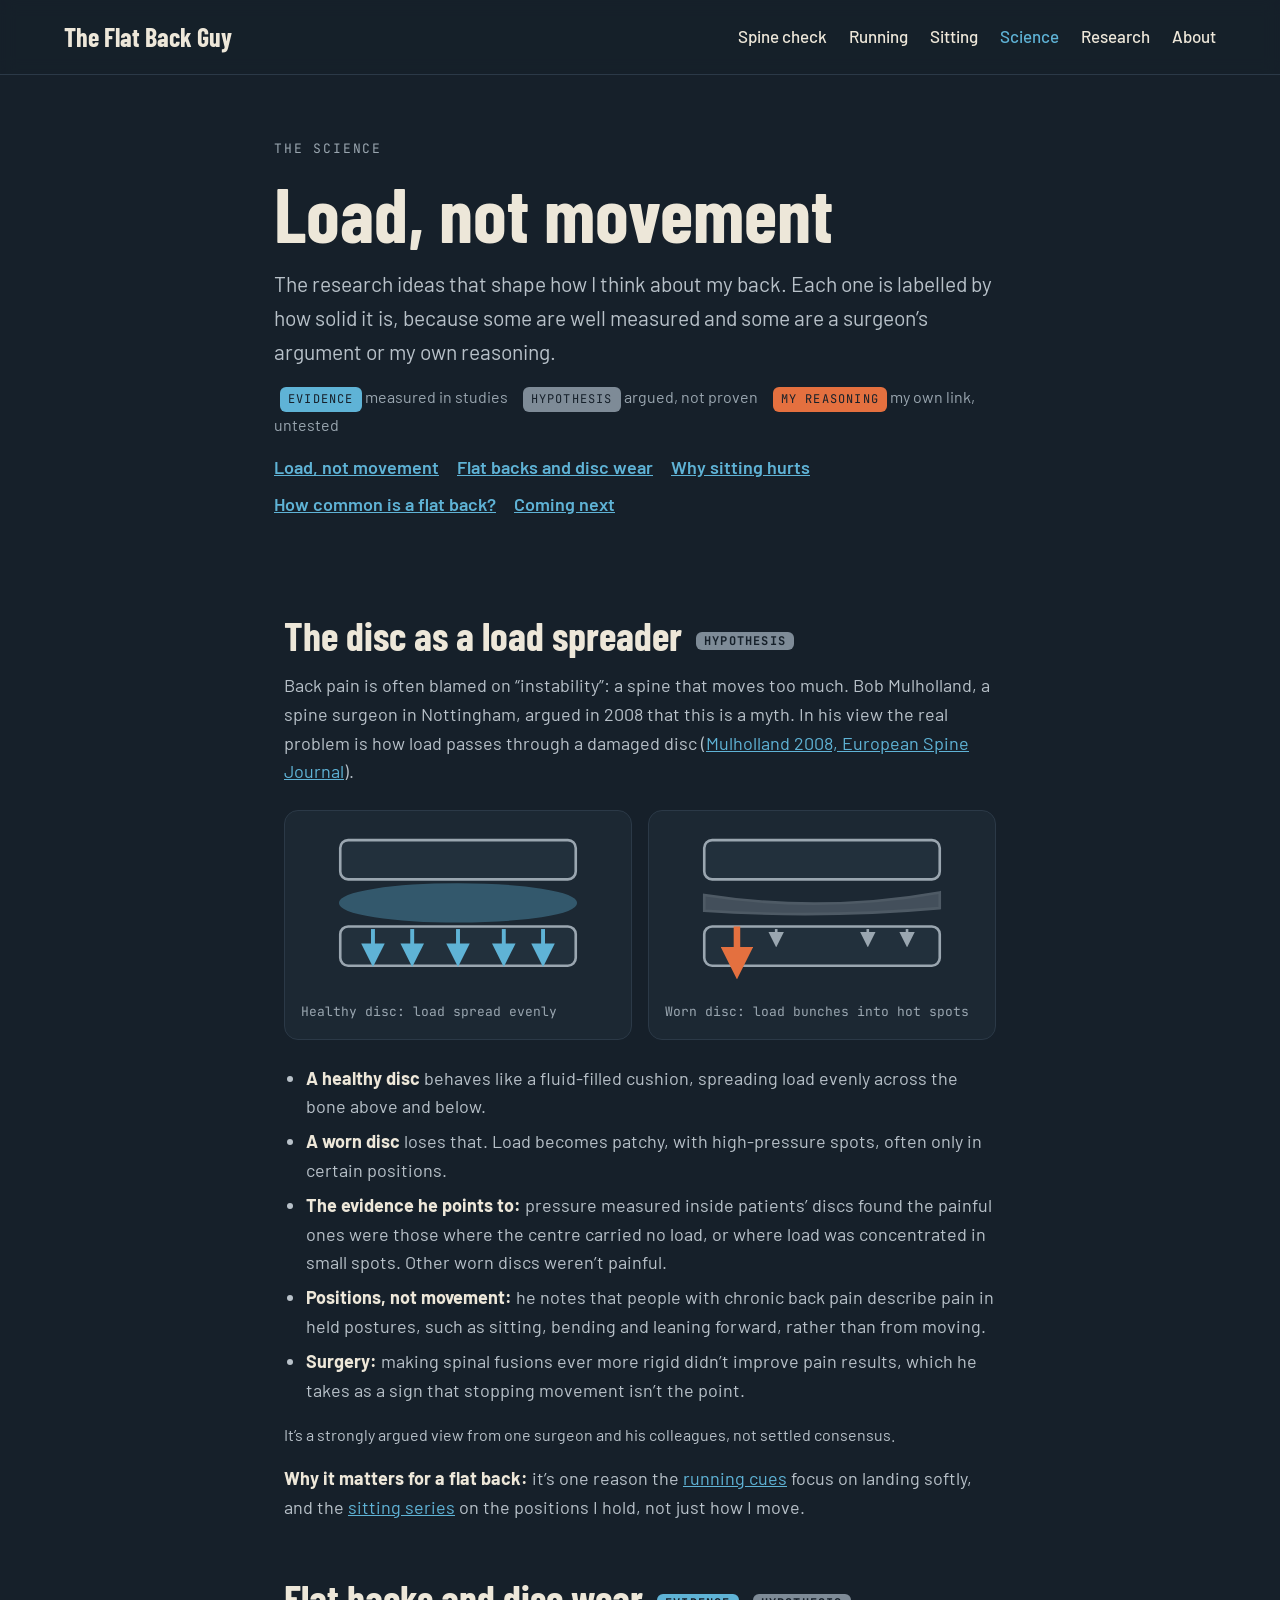
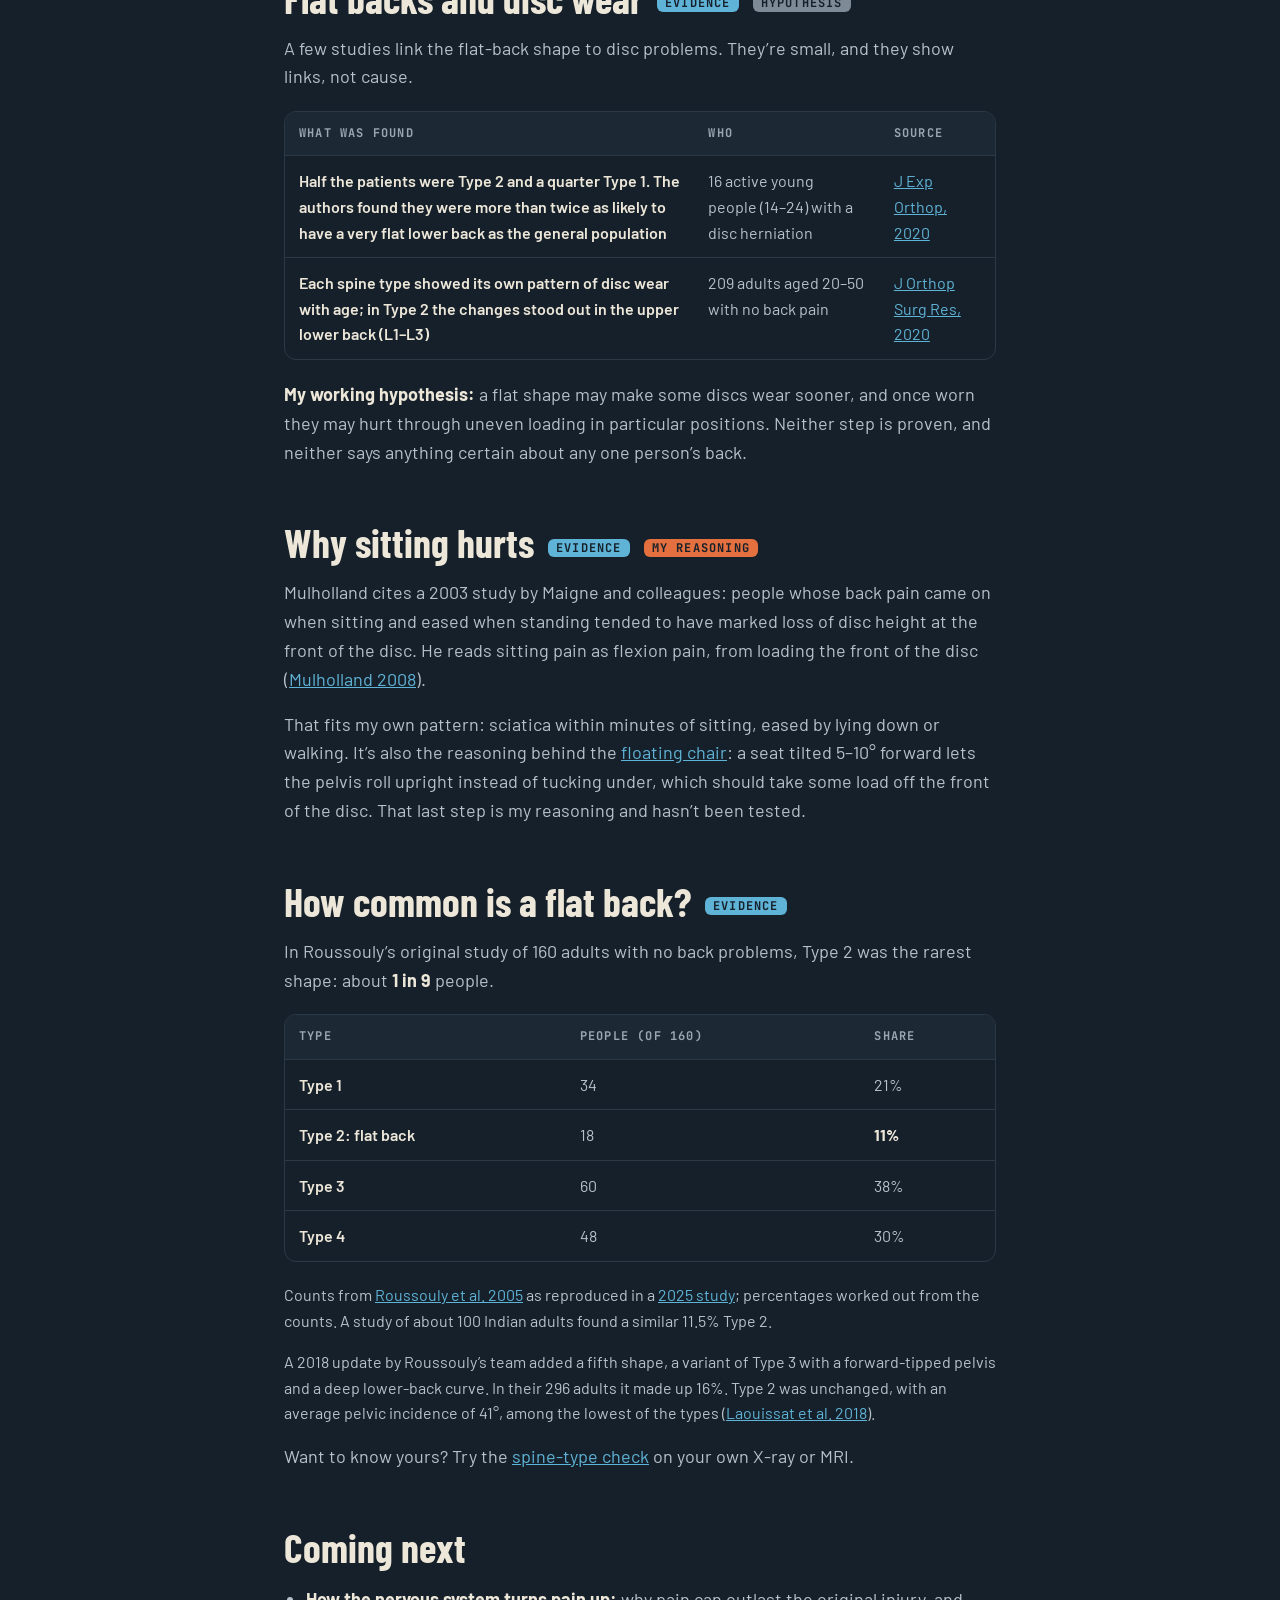
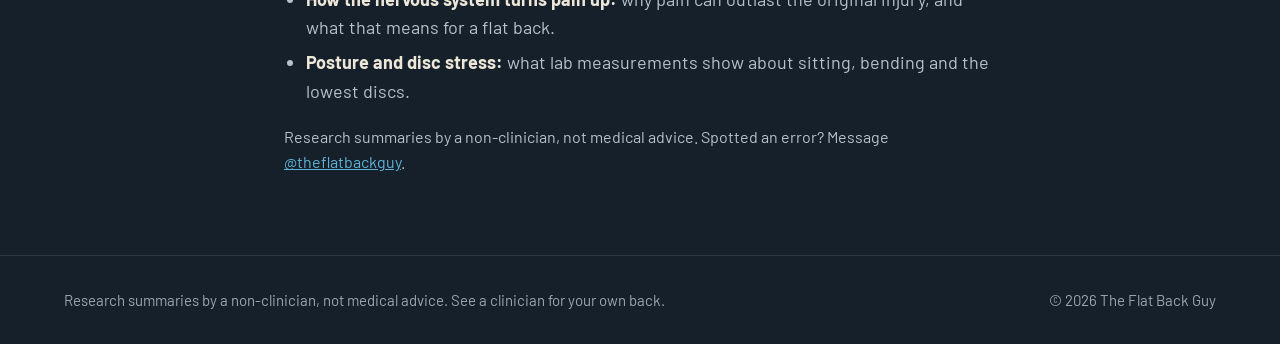
<file: science.html>
<!doctype html>
<html lang="en-GB">
<head>
<meta charset="utf-8">
<meta name="viewport" content="width=device-width,initial-scale=1">
<title>The science | The Flat Back Guy</title>
<meta name="description" content="The research ideas behind The Flat Back Guy: back pain from uneven load through a damaged disc, what studies say about flat backs and disc wear, and why sitting hurts.">
<meta property="og:title" content="The science behind a flat back">
<meta property="og:description" content="Load, not movement: the research ideas behind the running and sitting series, labelled by how solid they are.">
<meta property="og:image" content="https://theflatbackguy.com/media/hero.jpg">
<meta name="theme-color" content="#16202A">
<link rel="icon" href="favicon.svg" type="image/svg+xml">
<link rel="preconnect" href="https://fonts.googleapis.com">
<link rel="preconnect" href="https://fonts.gstatic.com" crossorigin>
<link href="https://fonts.googleapis.com/css2?family=Barlow+Condensed:wght@700&family=Barlow:wght@400;500;600&family=JetBrains+Mono&display=swap" rel="stylesheet">
<link rel="stylesheet" href="style.css">
<style>
.label{display:inline-block;font-family:var(--mono);font-size:12px;letter-spacing:.1em;padding:3px 8px;border-radius:6px;vertical-align:middle;margin-left:6px}
.label.ev{background:var(--blue);color:var(--bg)}
.label.hy{background:#7E8B97;color:var(--bg)}
.label.me{background:var(--orange);color:var(--bg)}
.toc{display:flex;flex-wrap:wrap;gap:8px 18px;font-weight:600}
.disc{display:grid;grid-template-columns:repeat(auto-fit,minmax(min(100%,240px),1fr));gap:16px;margin:24px 0}
.disc figure{margin:0;background:var(--panel);border:1px solid var(--line);border-radius:14px;padding:16px}
.disc svg{width:100%;height:auto}
</style>
</head>
<body>
<header class="site-head">
  <div class="wrap">
    <a class="brand" href="/">The Flat Back Guy</a>
    <nav aria-label="Main">
      <a href="/spine-check.html">Spine check</a>
      <a href="running.html">Running</a>
      <a href="sitting.html">Sitting</a>
      <a href="science.html" aria-current="page">Science</a>
      <a href="research.html">Research</a>
      <a href="/#about">About</a>
    </nav>
  </div>
</header>

<main>
<div class="page-head">
  <div class="wrap stack">
    <div class="eyebrow">The science</div>
    <h1>Load, not movement</h1>
    <p class="lede">The research ideas that shape how I think about my back. Each one is labelled by how solid it is, because some are well measured and some are a surgeon’s argument or my own reasoning.</p>
    <p class="faint"><span class="label ev">EVIDENCE</span> measured in studies &nbsp; <span class="label hy">HYPOTHESIS</span> argued, not proven &nbsp; <span class="label me">MY REASONING</span> my own link, untested</p>
    <nav class="toc" aria-label="On this page">
      <a href="#load">Load, not movement</a>
      <a href="#flat">Flat backs and disc wear</a>
      <a href="#sitting">Why sitting hurts</a>
      <a href="#common">How common is a flat back?</a>
      <a href="#next">Coming next</a>
    </nav>
  </div>
</div>

<section style="padding-top:16px">
  <div class="wrap article">

    <h2 id="load">The disc as a load spreader <span class="label hy">HYPOTHESIS</span></h2>
    <p>Back pain is often blamed on “instability”: a spine that moves too much. Bob Mulholland, a spine surgeon in Nottingham, argued in 2008 that this is a myth. In his view the real problem is how load passes through a damaged disc (<a href="https://pmc.ncbi.nlm.nih.gov/articles/PMC2367421/">Mulholland 2008, European Spine Journal</a>).</p>
    <div class="disc" aria-hidden="false">
      <figure>
        <svg viewBox="0 0 240 120" role="img" aria-label="Healthy disc: load spread evenly across the bone, shown as equal-length arrows.">
          <rect x="30" y="10" width="180" height="30" rx="6" fill="#22303C" stroke="#9AA6B0" stroke-width="2"/>
          <ellipse cx="120" cy="58" rx="90" ry="14" fill="#5FB3D6" opacity=".35" stroke="#5FB3D6" stroke-width="2"/>
          <rect x="30" y="76" width="180" height="30" rx="6" fill="#22303C" stroke="#9AA6B0" stroke-width="2"/>
          <g stroke="#5FB3D6" stroke-width="3" marker-end="url(#a1)">
            <line x1="55" y1="78" x2="55" y2="98"/><line x1="85" y1="78" x2="85" y2="98"/><line x1="120" y1="78" x2="120" y2="98"/><line x1="155" y1="78" x2="155" y2="98"/><line x1="185" y1="78" x2="185" y2="98"/>
          </g>
          <defs><marker id="a1" markerWidth="6" markerHeight="6" refX="3" refY="3" orient="auto"><path d="M0,0 L6,3 L0,6 Z" fill="#5FB3D6"/></marker></defs>
        </svg>
        <figcaption>Healthy disc: load spread evenly</figcaption>
      </figure>
      <figure>
        <svg viewBox="0 0 240 120" role="img" aria-label="Worn disc: load concentrated in one spot, shown as one long orange arrow and short arrows elsewhere.">
          <rect x="30" y="10" width="180" height="30" rx="6" fill="#22303C" stroke="#9AA6B0" stroke-width="2"/>
          <path d="M30 52 Q120 66 210 50 L210 62 Q120 70 30 64 Z" fill="#7E8B97" opacity=".4" stroke="#9AA6B0" stroke-width="2"/>
          <rect x="30" y="76" width="180" height="30" rx="6" fill="#22303C" stroke="#9AA6B0" stroke-width="2"/>
          <g stroke="#9AA6B0" stroke-width="2" marker-end="url(#a2)"><line x1="85" y1="78" x2="85" y2="86"/><line x1="155" y1="78" x2="155" y2="86"/><line x1="185" y1="78" x2="185" y2="86"/></g>
          <line x1="55" y1="76" x2="55" y2="104" stroke="#E4703F" stroke-width="5" marker-end="url(#a3)"/>
          <defs><marker id="a2" markerWidth="6" markerHeight="6" refX="3" refY="3" orient="auto"><path d="M0,0 L6,3 L0,6 Z" fill="#9AA6B0"/></marker><marker id="a3" markerWidth="5" markerHeight="5" refX="2.5" refY="2.5" orient="auto"><path d="M0,0 L5,2.5 L0,5 Z" fill="#E4703F"/></marker></defs>
        </svg>
        <figcaption>Worn disc: load bunches into hot spots</figcaption>
      </figure>
    </div>
    <ul>
      <li><strong>A healthy disc</strong> behaves like a fluid-filled cushion, spreading load evenly across the bone above and below.</li>
      <li><strong>A worn disc</strong> loses that. Load becomes patchy, with high-pressure spots, often only in certain positions.</li>
      <li><strong>The evidence he points to:</strong> pressure measured inside patients’ discs found the painful ones were those where the centre carried no load, or where load was concentrated in small spots. Other worn discs weren’t painful.</li>
      <li><strong>Positions, not movement:</strong> he notes that people with chronic back pain describe pain in held postures, such as sitting, bending and leaning forward, rather than from moving.</li>
      <li><strong>Surgery:</strong> making spinal fusions ever more rigid didn’t improve pain results, which he takes as a sign that stopping movement isn’t the point.</li>
    </ul>
    <p class="faint">It’s a strongly argued view from one surgeon and his colleagues, not settled consensus.</p>
    <p><strong>Why it matters for a flat back:</strong> it’s one reason the <a href="running.html">running cues</a> focus on landing softly, and the <a href="sitting.html">sitting series</a> on the positions I hold, not just how I move.</p>

    <h2 id="flat">Flat backs and disc wear <span class="label ev">EVIDENCE</span> <span class="label hy">HYPOTHESIS</span></h2>
    <p>A few studies link the flat-back shape to disc problems. They’re small, and they show links, not cause.</p>
    <div class="table-wrap"><table>
      <thead><tr><th>What was found</th><th>Who</th><th>Source</th></tr></thead>
      <tbody>
        <tr><td>Half the patients were Type 2 and a quarter Type 1. The authors found they were more than twice as likely to have a very flat lower back as the general population</td><td>16 active young people (14–24) with a disc herniation</td><td><a href="https://jeo-esska.springeropen.com/articles/10.1186/s40634-020-00253-7">J Exp Orthop, 2020</a></td></tr>
        <tr><td>Each spine type showed its own pattern of disc wear with age; in Type 2 the changes stood out in the upper lower back (L1–L3)</td><td>209 adults aged 20–50 with no back pain</td><td><a href="https://link.springer.com/article/10.1186/s13018-019-1537-7">J Orthop Surg Res, 2020</a></td></tr>
      </tbody>
    </table></div>
    <p><strong>My working hypothesis:</strong> a flat shape may make some discs wear sooner, and once worn they may hurt through uneven loading in particular positions. Neither step is proven, and neither says anything certain about any one person’s back.</p>

    <h2 id="sitting">Why sitting hurts <span class="label ev">EVIDENCE</span> <span class="label me">MY REASONING</span></h2>
    <p>Mulholland cites a 2003 study by Maigne and colleagues: people whose back pain came on when sitting and eased when standing tended to have marked loss of disc height at the front of the disc. He reads sitting pain as flexion pain, from loading the front of the disc (<a href="https://pmc.ncbi.nlm.nih.gov/articles/PMC2367421/">Mulholland 2008</a>).</p>
    <p>That fits my own pattern: sciatica within minutes of sitting, eased by lying down or walking. It’s also the reasoning behind the <a href="sitting.html#chair">floating chair</a>: a seat tilted 5–10° forward lets the pelvis roll upright instead of tucking under, which should take some load off the front of the disc. That last step is my reasoning and hasn’t been tested.</p>

    <h2 id="common">How common is a flat back? <span class="label ev">EVIDENCE</span></h2>
    <p>In Roussouly’s original study of 160 adults with no back problems, Type 2 was the rarest shape: about <strong>1 in 9</strong> people.</p>
    <div class="table-wrap"><table style="min-width:0">
      <thead><tr><th>Type</th><th>People (of 160)</th><th>Share</th></tr></thead>
      <tbody>
        <tr><td>Type 1</td><td>34</td><td>21%</td></tr>
        <tr><td>Type 2: flat back</td><td>18</td><td><strong>11%</strong></td></tr>
        <tr><td>Type 3</td><td>60</td><td>38%</td></tr>
        <tr><td>Type 4</td><td>48</td><td>30%</td></tr>
      </tbody>
    </table></div>
    <p class="faint">Counts from <a href="https://doi.org/10.1097/01.brs.0000152379.54463.65">Roussouly et al. 2005</a> as reproduced in a <a href="https://pmc.ncbi.nlm.nih.gov/articles/PMC12029391/">2025 study</a>; percentages worked out from the counts. A study of about 100 Indian adults found a similar 11.5% Type 2.</p>
    <p class="faint">A 2018 update by Roussouly’s team added a fifth shape, a variant of Type 3 with a forward-tipped pelvis and a deep lower-back curve. In their 296 adults it made up 16%. Type 2 was unchanged, with an average pelvic incidence of 41°, among the lowest of the types (<a href="https://www.springermedicine.com/classification-of-normal-sagittal-spine-alignment-refounding-the/21231710">Laouissat et al. 2018</a>).</p>
    <p>Want to know yours? Try the <a href="spine-check.html">spine-type check</a> on your own X-ray or MRI.</p>

    <h2 id="next">Coming next</h2>
    <ul>
      <li><strong>How the nervous system turns pain up:</strong> why pain can outlast the original injury, and what that means for a flat back.</li>
      <li><strong>Posture and disc stress:</strong> what lab measurements show about sitting, bending and the lowest discs.</li>
    </ul>
    <p class="faint">Research summaries by a non-clinician, not medical advice. Spotted an error? Message <a href="https://www.instagram.com/theflatbackguy/">@theflatbackguy</a>.</p>
  </div>
</section>
</main>

<footer class="site-foot">
  <div class="wrap">
    <span>Research summaries by a non-clinician, not medical advice. See a clinician for your own back.</span>
    <span>© 2026 The Flat Back Guy</span>
  </div>
</footer>
</body>
</html>
</file>
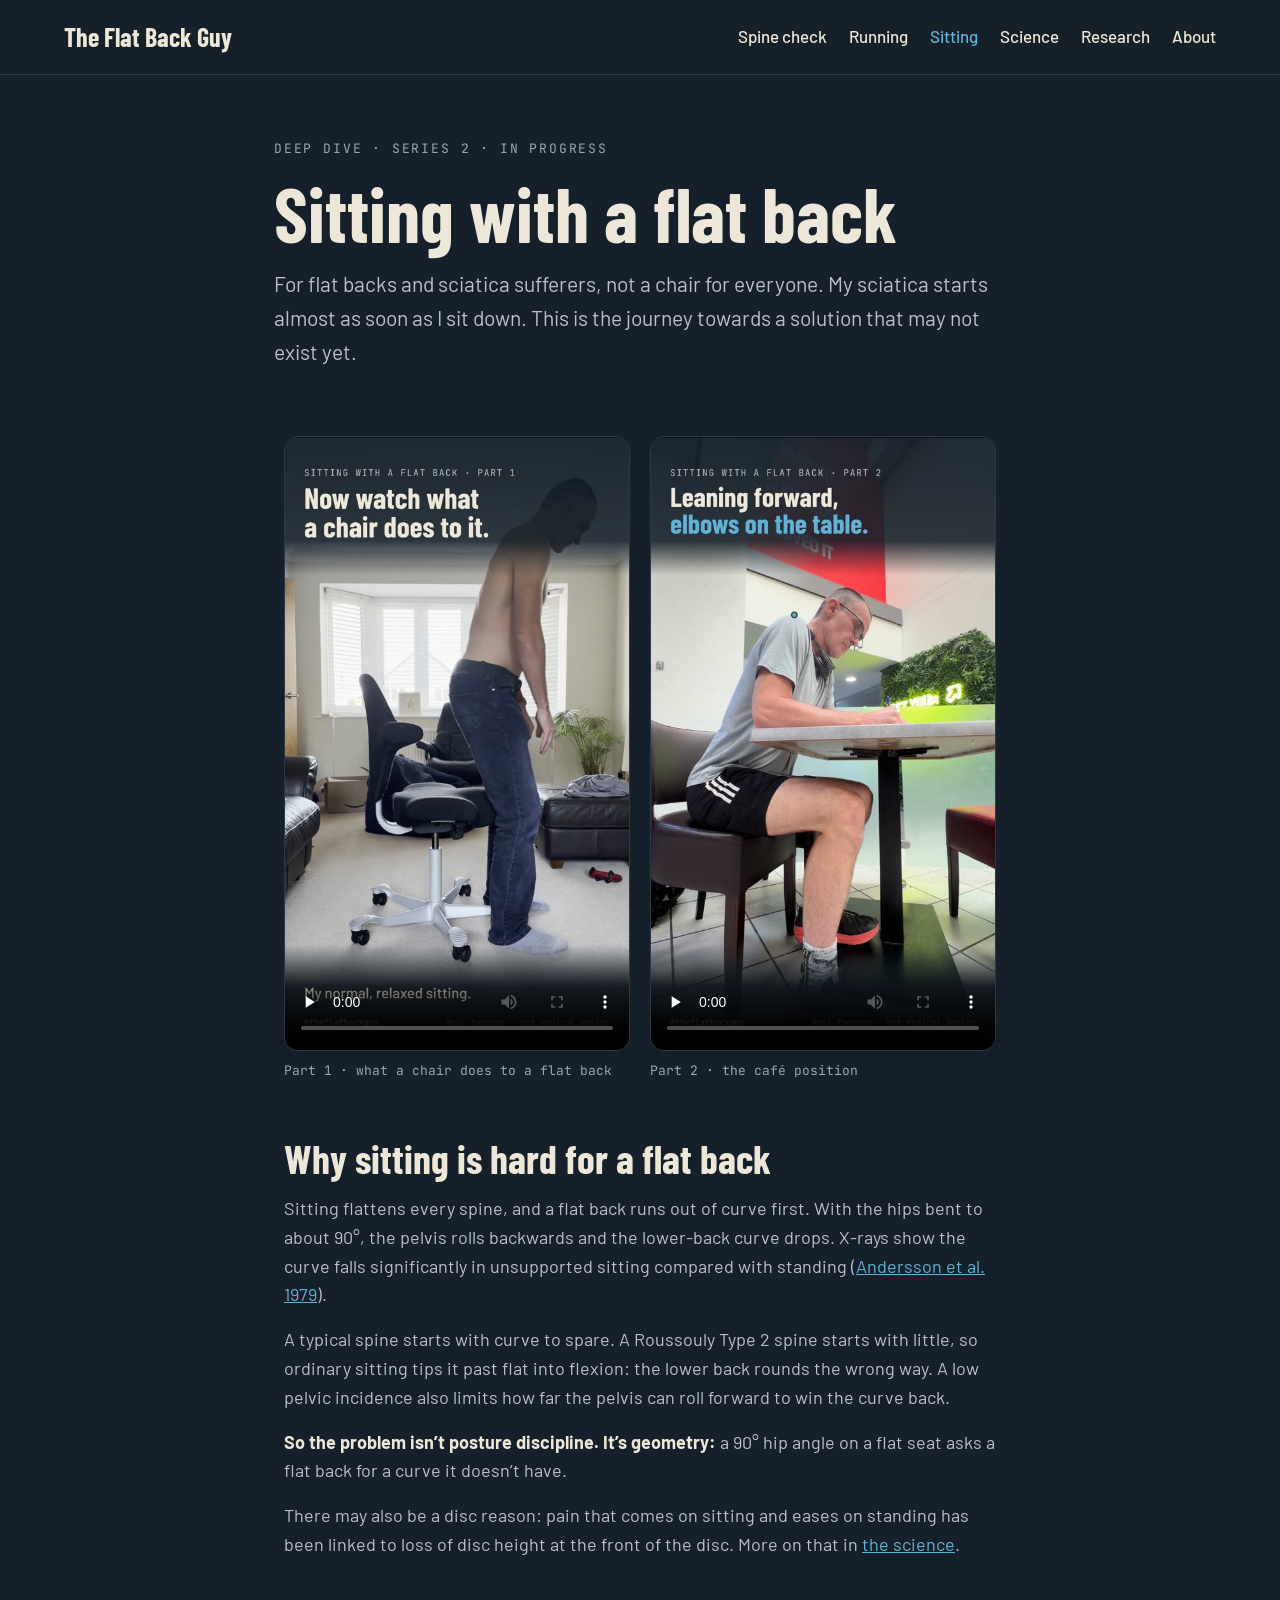
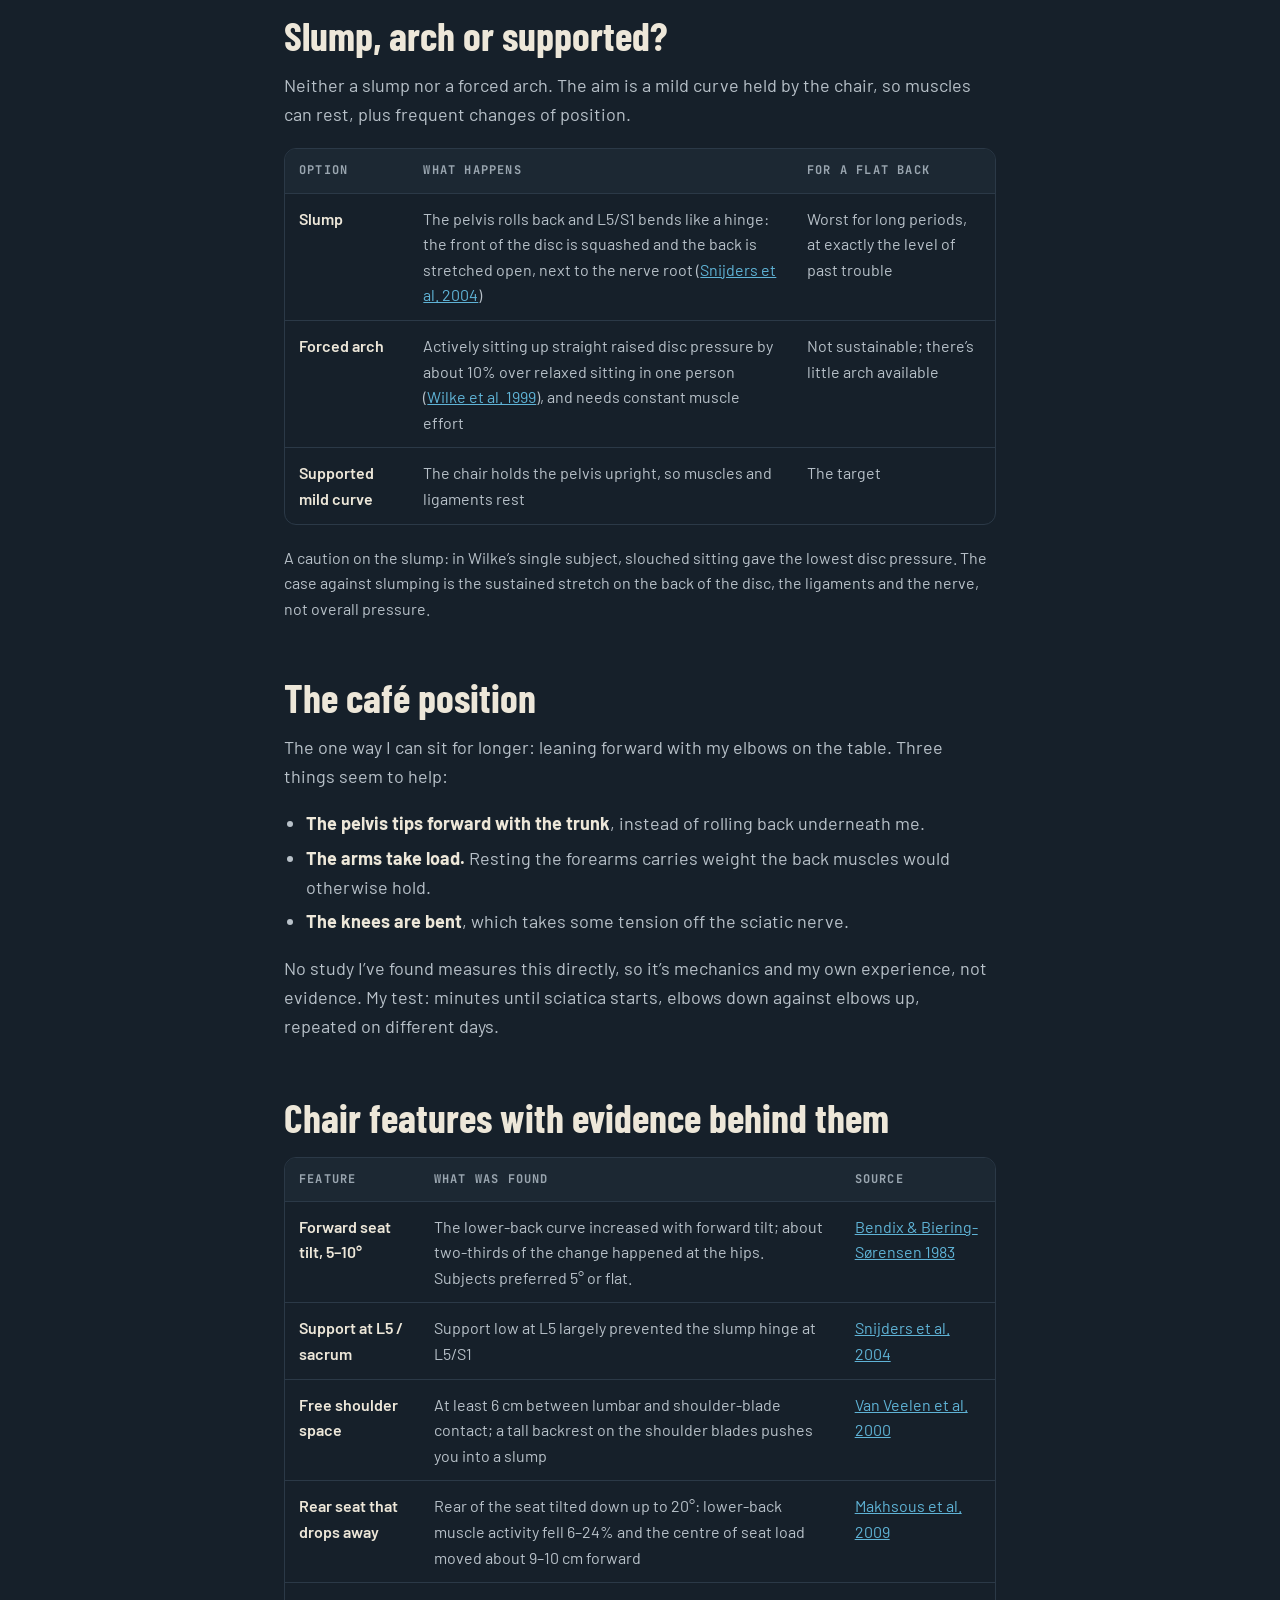
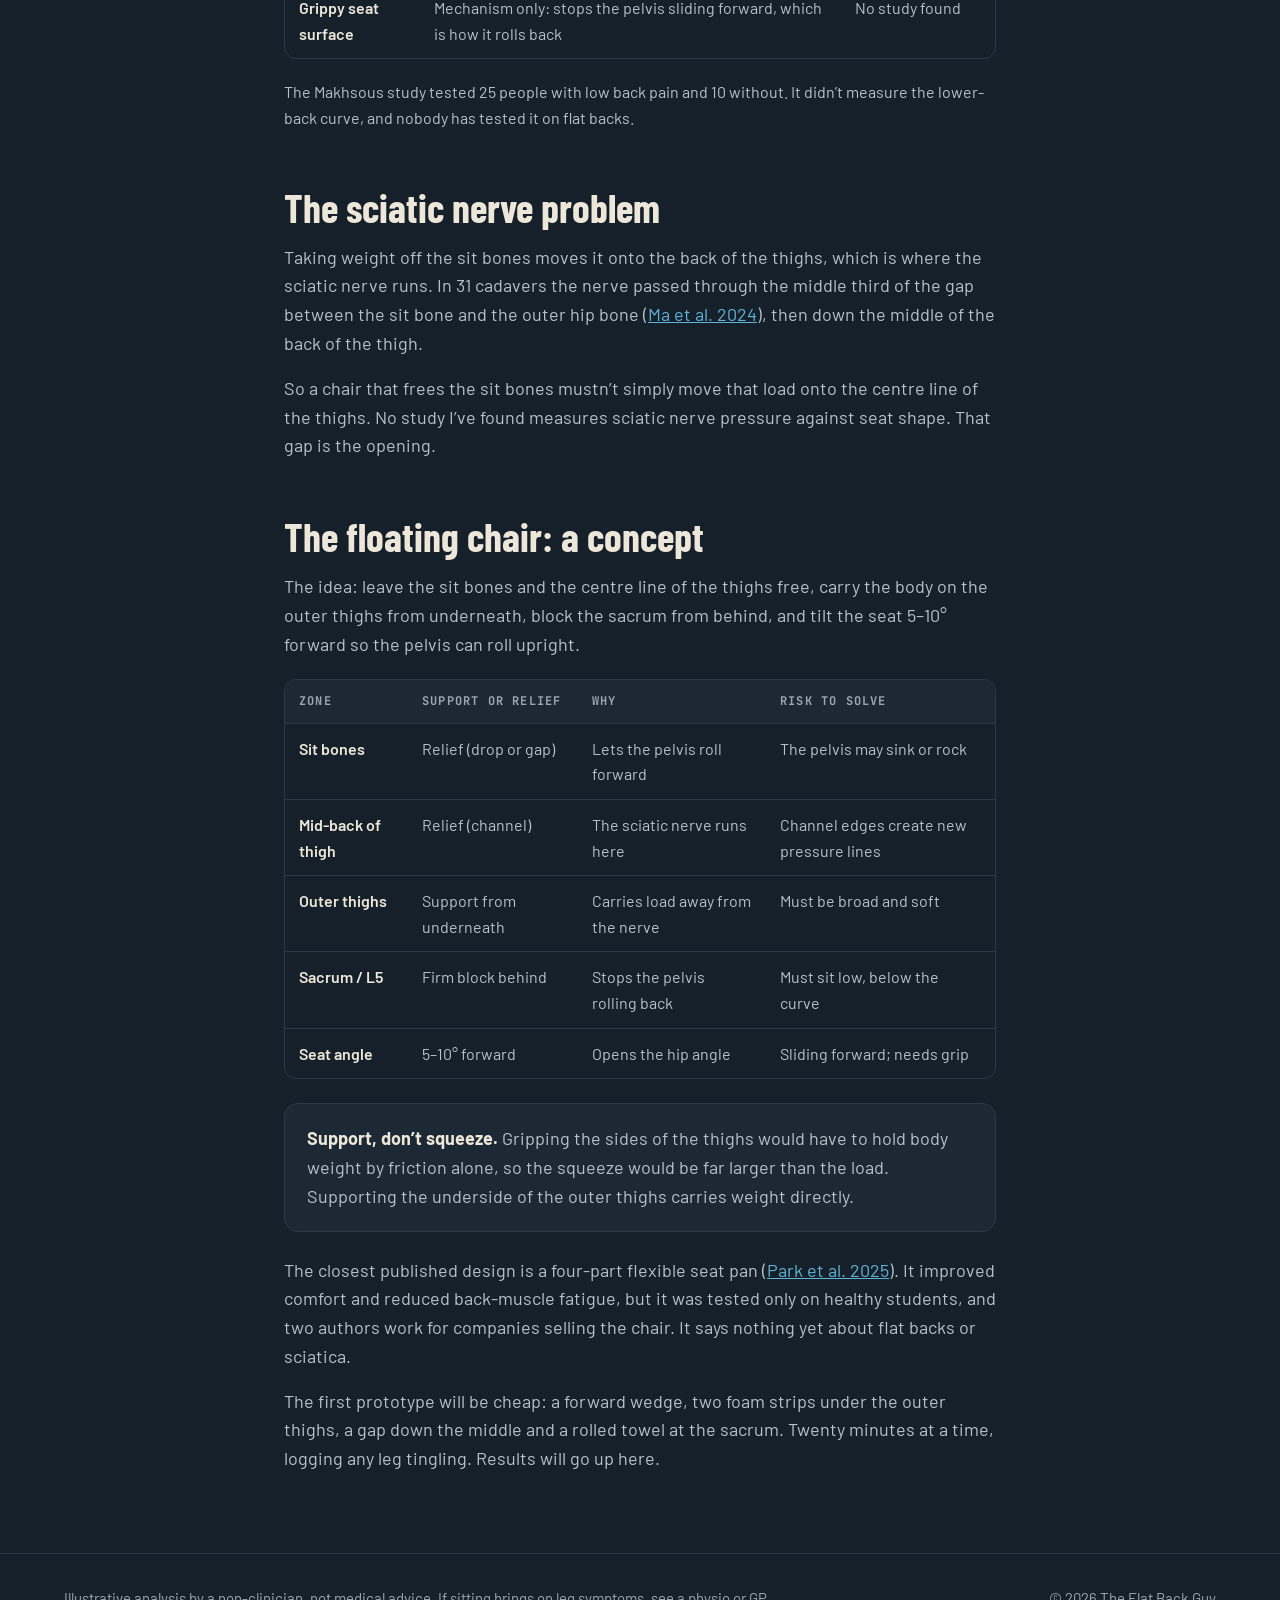
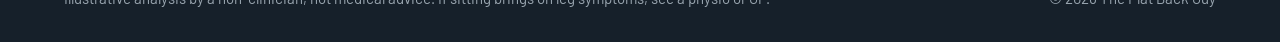
<file: sitting.html>
<!doctype html>
<html lang="en-GB">
<head>
<meta charset="utf-8">
<meta name="viewport" content="width=device-width,initial-scale=1">
<title>Sitting with a flat back | The Flat Back Guy</title>
<meta name="description" content="Why ordinary sitting is hard on a flat back (Roussouly Type 2), what the chair research says, and the search for a chair that holds the pelvis for you.">
<meta property="og:title" content="Sitting with a flat back">
<meta property="og:description" content="Why sitting is hard on a flat back, what the research says, and a chair that may not exist yet.">
<meta property="og:image" content="https://theflatbackguy.com/media/sit1.jpg">
<meta name="theme-color" content="#16202A">
<link rel="icon" href="favicon.svg" type="image/svg+xml">
<link rel="preconnect" href="https://fonts.googleapis.com">
<link rel="preconnect" href="https://fonts.gstatic.com" crossorigin>
<link href="https://fonts.googleapis.com/css2?family=Barlow+Condensed:wght@700&family=Barlow:wght@400;500;600&family=JetBrains+Mono&display=swap" rel="stylesheet">
<link rel="stylesheet" href="style.css">
</head>
<body>
<header class="site-head">
  <div class="wrap">
    <a class="brand" href="/">The Flat Back Guy</a>
    <nav aria-label="Main">
      <a href="/spine-check.html">Spine check</a>
      <a href="running.html">Running</a>
      <a href="sitting.html" aria-current="page">Sitting</a>
      <a href="science.html">Science</a>
      <a href="research.html">Research</a>
      <a href="/#about">About</a>
    </nav>
  </div>
</header>

<main>
<div class="page-head">
  <div class="wrap stack">
    <div class="eyebrow">Deep dive · series 2 · in progress</div>
    <h1>Sitting with a flat back</h1>
    <p class="lede">For flat backs and sciatica sufferers, not a chair for everyone. My sciatica starts almost as soon as I sit down. This is the journey towards a solution that may not exist yet.</p>
  </div>
</div>

<section style="padding-top:16px">
  <div class="wrap article">
    <div class="reels">
      <figure><video controls playsinline preload="none" poster="media/sit1.jpg"><source src="media/sit1.mp4" type="video/mp4"></video><figcaption>Part 1 · what a chair does to a flat back</figcaption></figure>
      <figure><video controls playsinline preload="none" poster="media/sit2.jpg"><source src="media/sit2.mp4" type="video/mp4"></video><figcaption>Part 2 · the café position</figcaption></figure>
    </div>

    <h2>Why sitting is hard for a flat back</h2>
    <p>Sitting flattens every spine, and a flat back runs out of curve first. With the hips bent to about 90°, the pelvis rolls backwards and the lower-back curve drops. X-rays show the curve falls significantly in unsupported sitting compared with standing (<a href="https://wikimsk.org/wiki/Chairs_for_Low_Back_Pain">Andersson et al. 1979</a>).</p>
    <p>A typical spine starts with curve to spare. A Roussouly Type 2 spine starts with little, so ordinary sitting tips it past flat into flexion: the lower back rounds the wrong way. A low pelvic incidence also limits how far the pelvis can roll forward to win the curve back.</p>
    <p><strong>So the problem isn’t posture discipline. It’s geometry:</strong> a 90° hip angle on a flat seat asks a flat back for a curve it doesn’t have.</p>
    <p>There may also be a disc reason: pain that comes on sitting and eases on standing has been linked to loss of disc height at the front of the disc. More on that in <a href="science.html#sitting">the science</a>.</p>

    <h2>Slump, arch or supported?</h2>
    <p>Neither a slump nor a forced arch. The aim is a mild curve held by the chair, so muscles can rest, plus frequent changes of position.</p>
    <div class="table-wrap"><table>
      <thead><tr><th>Option</th><th>What happens</th><th>For a flat back</th></tr></thead>
      <tbody>
        <tr><td>Slump</td><td>The pelvis rolls back and L5/S1 bends like a hinge: the front of the disc is squashed and the back is stretched open, next to the nerve root (<a href="https://wikimsk.org/wiki/Chairs_for_Low_Back_Pain">Snijders et al. 2004</a>)</td><td>Worst for long periods, at exactly the level of past trouble</td></tr>
        <tr><td>Forced arch</td><td>Actively sitting up straight raised disc pressure by about 10% over relaxed sitting in one person (<a href="https://thepainsource.com/intradiscal-pressures-in-various-everyday-positioning/">Wilke et al. 1999</a>), and needs constant muscle effort</td><td>Not sustainable; there’s little arch available</td></tr>
        <tr><td>Supported mild curve</td><td>The chair holds the pelvis upright, so muscles and ligaments rest</td><td>The target</td></tr>
      </tbody>
    </table></div>
    <p class="faint">A caution on the slump: in Wilke’s single subject, slouched sitting gave the lowest disc pressure. The case against slumping is the sustained stretch on the back of the disc, the ligaments and the nerve, not overall pressure.</p>

    <h2 id="cafe">The café position</h2>
    <p>The one way I can sit for longer: leaning forward with my elbows on the table. Three things seem to help:</p>
    <ul>
      <li><strong>The pelvis tips forward with the trunk</strong>, instead of rolling back underneath me.</li>
      <li><strong>The arms take load.</strong> Resting the forearms carries weight the back muscles would otherwise hold.</li>
      <li><strong>The knees are bent</strong>, which takes some tension off the sciatic nerve.</li>
    </ul>
    <p>No study I’ve found measures this directly, so it’s mechanics and my own experience, not evidence. My test: minutes until sciatica starts, elbows down against elbows up, repeated on different days.</p>

    <h2>Chair features with evidence behind them</h2>
    <div class="table-wrap"><table>
      <thead><tr><th>Feature</th><th>What was found</th><th>Source</th></tr></thead>
      <tbody>
        <tr><td>Forward seat tilt, 5–10°</td><td>The lower-back curve increased with forward tilt; about two-thirds of the change happened at the hips. Subjects preferred 5° or flat.</td><td><a href="https://medicaljournalssweden.se/jrm/article/view/41501">Bendix &amp; Biering-Sørensen 1983</a></td></tr>
        <tr><td>Support at L5 / sacrum</td><td>Support low at L5 largely prevented the slump hinge at L5/S1</td><td><a href="https://wikimsk.org/wiki/Chairs_for_Low_Back_Pain">Snijders et al. 2004</a></td></tr>
        <tr><td>Free shoulder space</td><td>At least 6 cm between lumbar and shoulder-blade contact; a tall backrest on the shoulder blades pushes you into a slump</td><td><a href="https://wikimsk.org/wiki/Chairs_for_Low_Back_Pain">Van Veelen et al. 2000</a></td></tr>
        <tr><td>Rear seat that drops away</td><td>Rear of the seat tilted down up to 20°: lower-back muscle activity fell 6–24% and the centre of seat load moved about 9–10 cm forward</td><td><a href="https://doi.org/10.1186/1471-2474-10-17">Makhsous et al. 2009</a></td></tr>
        <tr><td>Grippy seat surface</td><td>Mechanism only: stops the pelvis sliding forward, which is how it rolls back</td><td>No study found</td></tr>
      </tbody>
    </table></div>
    <p class="faint">The Makhsous study tested 25 people with low back pain and 10 without. It didn’t measure the lower-back curve, and nobody has tested it on flat backs.</p>

    <h2>The sciatic nerve problem</h2>
    <p>Taking weight off the sit bones moves it onto the back of the thighs, which is where the sciatic nerve runs. In 31 cadavers the nerve passed through the middle third of the gap between the sit bone and the outer hip bone (<a href="https://doaj.org/article/e26e67b7ec16455a8aadc4c1361df9b8">Ma et al. 2024</a>), then down the middle of the back of the thigh.</p>
    <p>So a chair that frees the sit bones mustn’t simply move that load onto the centre line of the thighs. No study I’ve found measures sciatic nerve pressure against seat shape. That gap is the opening.</p>

    <h2 id="chair">The floating chair: a concept</h2>
    <p>The idea: leave the sit bones and the centre line of the thighs free, carry the body on the outer thighs from underneath, block the sacrum from behind, and tilt the seat 5–10° forward so the pelvis can roll upright.</p>
    <div class="table-wrap"><table>
      <thead><tr><th>Zone</th><th>Support or relief</th><th>Why</th><th>Risk to solve</th></tr></thead>
      <tbody>
        <tr><td>Sit bones</td><td>Relief (drop or gap)</td><td>Lets the pelvis roll forward</td><td>The pelvis may sink or rock</td></tr>
        <tr><td>Mid-back of thigh</td><td>Relief (channel)</td><td>The sciatic nerve runs here</td><td>Channel edges create new pressure lines</td></tr>
        <tr><td>Outer thighs</td><td>Support from underneath</td><td>Carries load away from the nerve</td><td>Must be broad and soft</td></tr>
        <tr><td>Sacrum / L5</td><td>Firm block behind</td><td>Stops the pelvis rolling back</td><td>Must sit low, below the curve</td></tr>
        <tr><td>Seat angle</td><td>5–10° forward</td><td>Opens the hip angle</td><td>Sliding forward; needs grip</td></tr>
      </tbody>
    </table></div>
    <div class="callout">
      <p><strong>Support, don’t squeeze.</strong> Gripping the sides of the thighs would have to hold body weight by friction alone, so the squeeze would be far larger than the load. Supporting the underside of the outer thighs carries weight directly.</p>
    </div>
    <p>The closest published design is a four-part flexible seat pan (<a href="https://www.mdpi.com/2076-3417/15/23/12714">Park et al. 2025</a>). It improved comfort and reduced back-muscle fatigue, but it was tested only on healthy students, and two authors work for companies selling the chair. It says nothing yet about flat backs or sciatica.</p>
    <p>The first prototype will be cheap: a forward wedge, two foam strips under the outer thighs, a gap down the middle and a rolled towel at the sacrum. Twenty minutes at a time, logging any leg tingling. Results will go up here.</p>
  </div>
</section>
</main>

<footer class="site-foot">
  <div class="wrap">
    <span>Illustrative analysis by a non-clinician, not medical advice. If sitting brings on leg symptoms, see a physio or GP.</span>
    <span>© 2026 The Flat Back Guy</span>
  </div>
</footer>
</body>
</html>
</file>
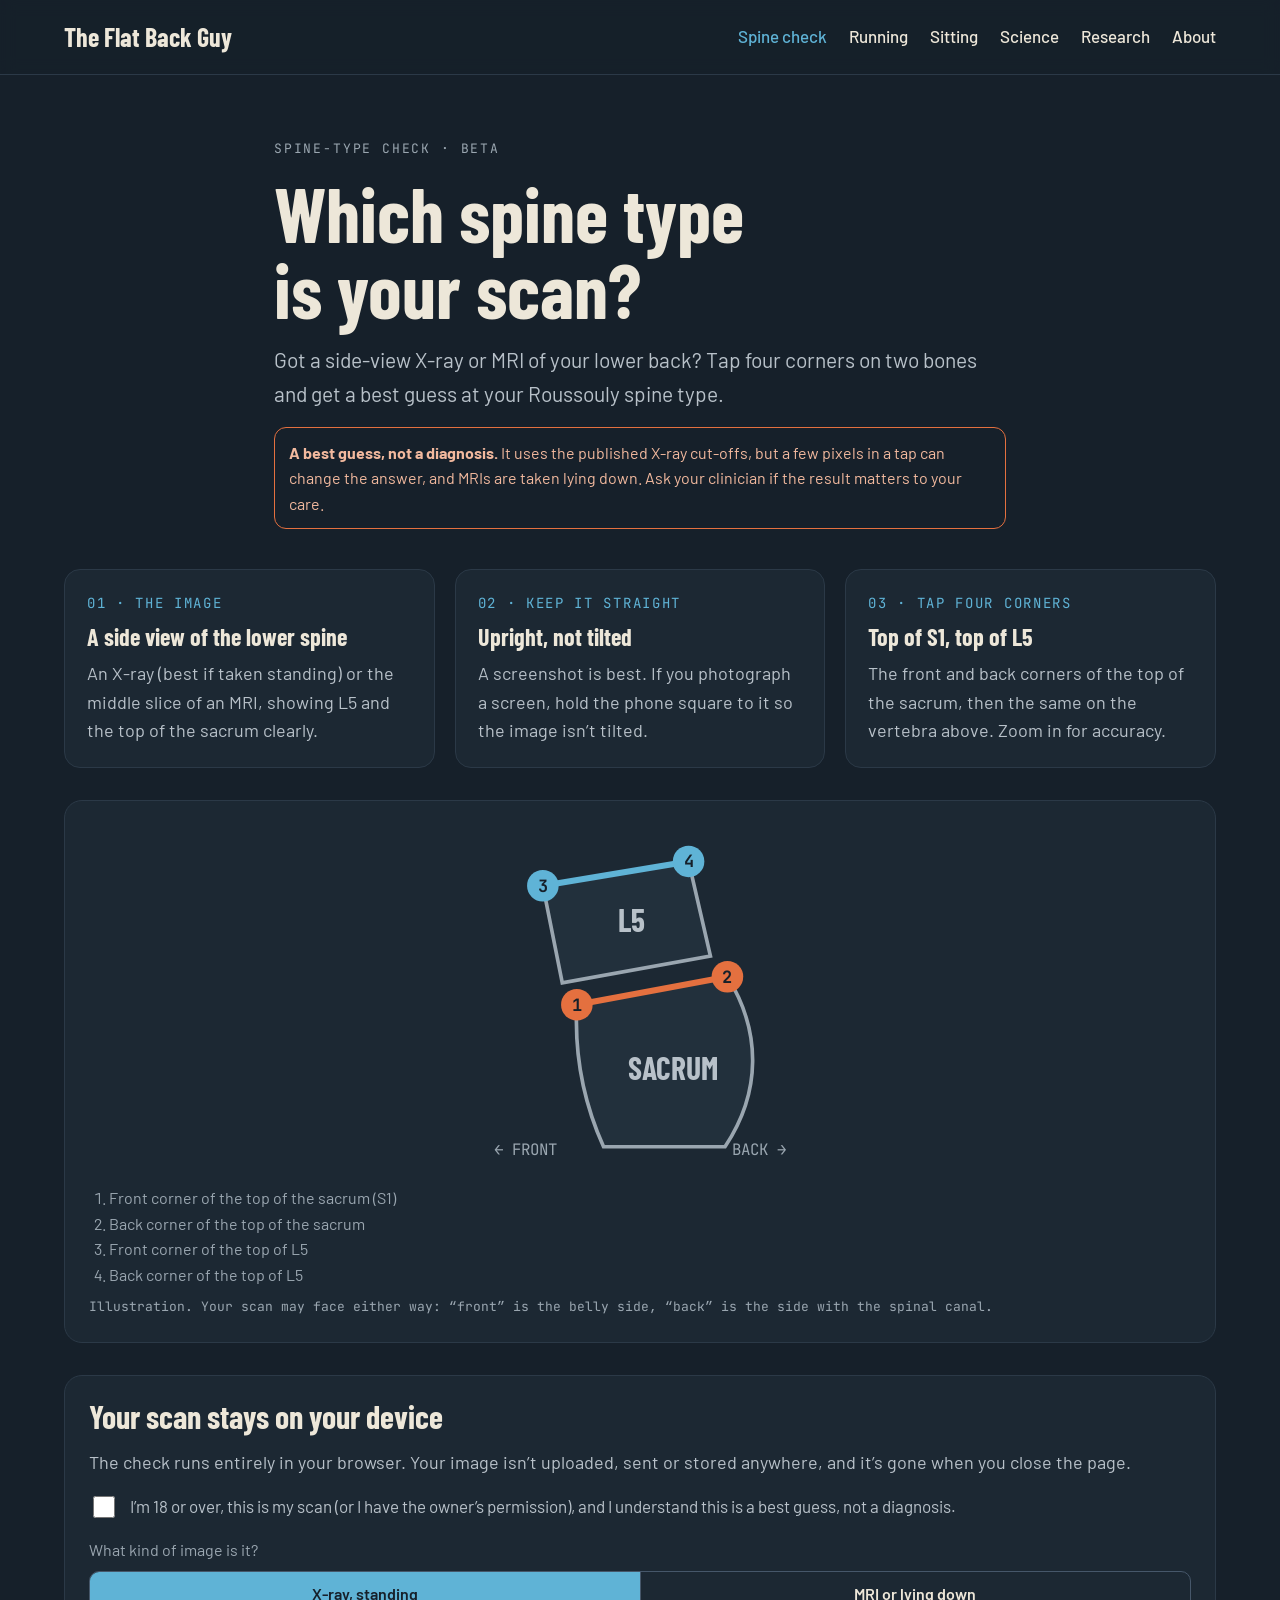
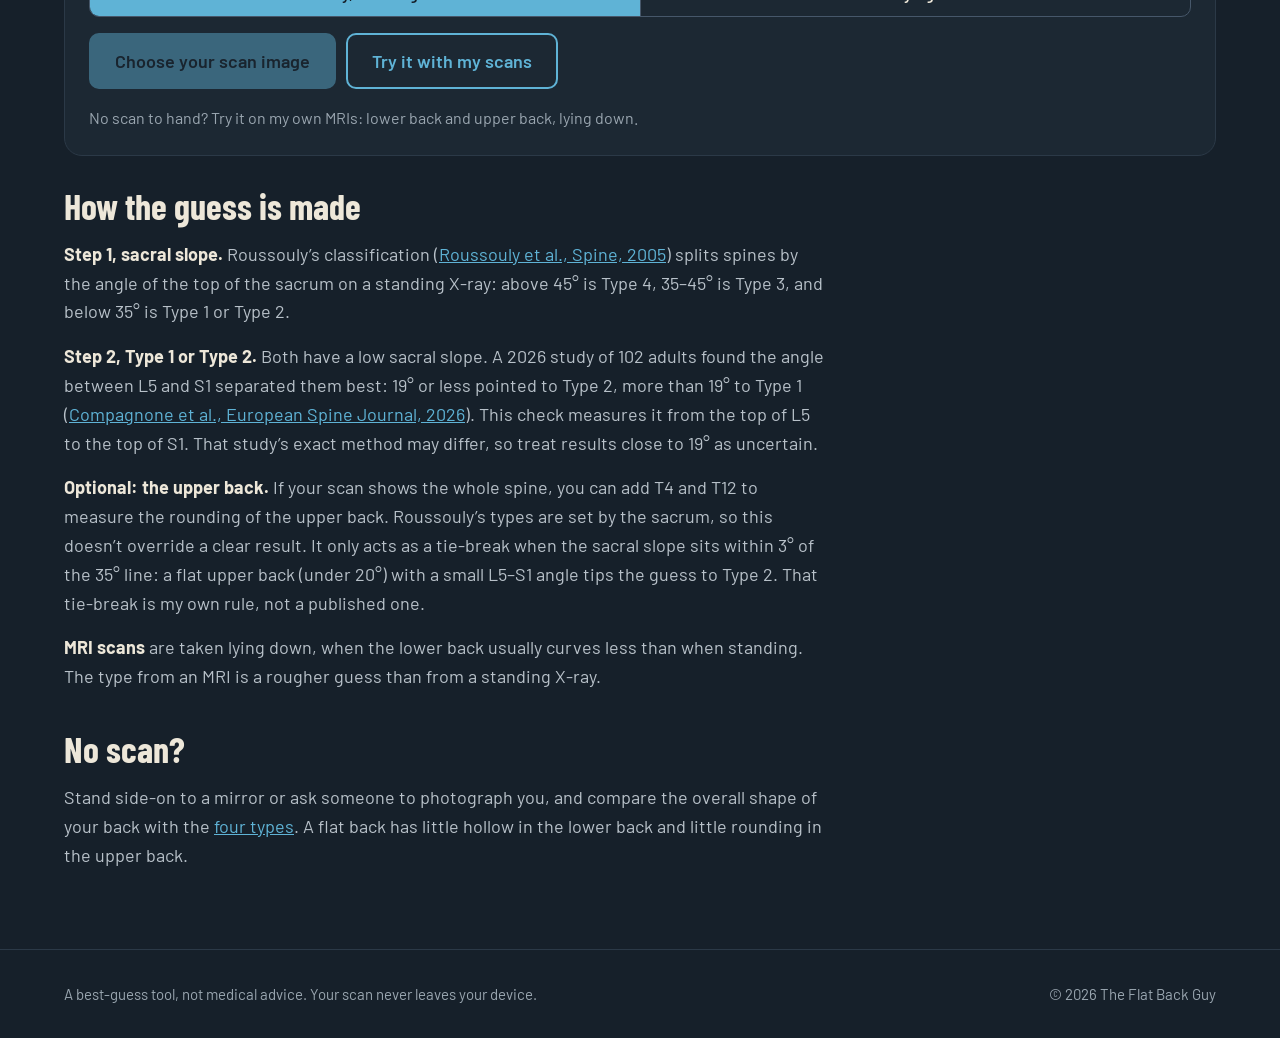
<file: spine-check.html>
<!doctype html>
<html lang="en-GB">
<head>
<meta charset="utf-8">
<meta name="viewport" content="width=device-width,initial-scale=1">
<title>Spine-type check from your scan | The Flat Back Guy</title>
<meta name="description" content="Got a side-view X-ray or MRI? Tap four points and get a best guess at your Roussouly spine type. Your scan never leaves your device. Not a diagnosis.">
<meta property="og:title" content="Which spine type is your scan?">
<meta property="og:description" content="Tap four points on your X-ray or MRI for a best-guess Roussouly spine type. Your scan never leaves your device.">
<meta property="og:image" content="https://theflatbackguy.com/media/hero.jpg">
<meta name="theme-color" content="#16202A">
<link rel="icon" href="favicon.svg" type="image/svg+xml">
<link rel="preconnect" href="https://fonts.googleapis.com">
<link rel="preconnect" href="https://fonts.gstatic.com" crossorigin>
<link href="https://fonts.googleapis.com/css2?family=Barlow+Condensed:wght@700&family=Barlow:wght@400;500;600&family=JetBrains+Mono&display=swap" rel="stylesheet">
<link rel="stylesheet" href="style.css">
<style>
.steps{display:grid;gap:20px;grid-template-columns:repeat(auto-fit,minmax(min(100%,230px),1fr))}
.step{background:var(--panel);border:1px solid var(--line);border-radius:16px;padding:22px;display:flex;flex-direction:column;gap:10px}
.step .n{font-family:var(--mono);color:var(--blue);font-size:14px;letter-spacing:.12em}
.step h3{font-size:24px}
.panel{background:var(--panel);border:1px solid var(--line);border-radius:18px;padding:24px}
.check{display:flex;gap:12px;align-items:flex-start;font-size:17px;color:var(--muted);cursor:pointer}
.check input{width:22px;height:22px;margin-top:3px;accent-color:var(--blue);flex:none}
.btn[disabled],.btn.disabled{opacity:.45;pointer-events:none}
button.btn{font:inherit;font-weight:600;font-size:18px;cursor:pointer}
.tool{display:grid;grid-template-columns:minmax(0,1fr) minmax(0,340px);gap:28px;align-items:start}
@media (max-width:860px){.tool{grid-template-columns:1fr}}
.stage{position:relative;background:#0F161D;border:1px solid var(--line);border-radius:14px;overflow:auto;-webkit-overflow-scrolling:touch}
.stage canvas{display:block;cursor:crosshair;touch-action:pan-x pan-y;max-width:none}
.prompt{background:var(--bg);border:2px solid var(--blue);border-radius:12px;padding:14px 16px;font-size:18px}
.prompt b{color:var(--blue)}
.pts{list-style:none;margin:0;padding:0;display:flex;flex-direction:column;gap:8px}
.pts li{display:flex;gap:10px;align-items:center;font-size:16px;color:var(--faint)}
.pts li .dot{width:24px;height:24px;border-radius:50%;border:2px solid var(--line2);display:inline-flex;align-items:center;justify-content:center;font-family:var(--mono);font-size:12px;flex:none}
.pts li.done{color:var(--text)}
.pts li.done .dot{background:var(--blue);border-color:var(--blue);color:var(--bg)}
.pts li.now{color:var(--text);font-weight:600}
.pts li.now .dot{border-color:var(--blue);color:var(--blue)}
.seg{display:flex;border:1px solid var(--line2);border-radius:10px;overflow:hidden}
.seg button{padding:0 10px;flex:1;font:inherit;font-weight:600;font-size:16px;min-height:44px;background:transparent;color:var(--text);border:0;cursor:pointer}
.seg button+button{border-left:1px solid var(--line2)}
.seg button[aria-pressed="true"]{background:var(--blue);color:var(--bg)}
.row{display:flex;flex-wrap:wrap;gap:10px}
.small{font-size:15px;min-height:40px;padding:8px 14px}
.scale{display:flex;flex-direction:column;gap:8px}
.bar{position:relative;height:14px;border-radius:7px;background:linear-gradient(90deg,#33414F,#7E8B97)}
.bar .ref{position:absolute;top:-3px;width:20px;height:20px;border-radius:50%;background:var(--orange);transform:translateX(-10px);box-shadow:0 0 0 2px var(--bg)}
.bar .mark{position:absolute;top:-7px;width:4px;height:28px;background:var(--text);border-radius:2px;transform:translateX(-2px);box-shadow:0 0 0 2px var(--bg)}
.ticks{display:flex;justify-content:space-between;font-family:var(--mono);font-size:12px;color:var(--faint)}
.result h3{font-size:26px}
.big{font-family:var(--display);font-weight:700;font-size:44px;line-height:1}
.warn{border:1px solid var(--orange);color:#F2B99E;border-radius:12px;padding:12px 14px;font-size:16px}
.bands{position:relative;height:16px;border-radius:8px;overflow:hidden;display:flex}
.bands span{height:100%}
.bwrap{position:relative}
.bwrap .mark{position:absolute;top:-6px;width:4px;height:28px;background:var(--text);border-radius:2px;transform:translateX(-2px);box-shadow:0 0 0 2px var(--bg)}
.btick{position:relative;height:18px;font-family:var(--mono);font-size:12px;color:var(--faint)}
.btick span{position:absolute;transform:translateX(-50%)}
.types{display:grid;grid-template-columns:repeat(4,minmax(0,1fr));gap:10px}
.types figure{margin:0;background:var(--bg);border:1px solid var(--line);border-radius:12px;padding:10px 6px;text-align:center}
.types figure.hi{border:2px solid var(--blue)}
.types figcaption{margin-top:6px;font-family:var(--mono);font-size:11px}
.types svg{width:100%;height:auto;max-height:150px}
.kv{display:flex;justify-content:space-between;gap:12px;font-size:16px;color:var(--muted);border-bottom:1px solid var(--line);padding:6px 0}
.kv b{color:var(--text);font-family:var(--mono);font-weight:400}
[hidden]{display:none !important}
</style>
</head>
<body>
<header class="site-head">
  <div class="wrap">
    <a class="brand" href="/">The Flat Back Guy</a>
    <nav aria-label="Main">
      <a href="spine-check.html" aria-current="page">Spine check</a>
      <a href="running.html">Running</a>
      <a href="sitting.html">Sitting</a>
      <a href="science.html">Science</a>
      <a href="research.html">Research</a>
      <a href="/#about">About</a>
    </nav>
  </div>
</header>

<main>
<div class="page-head">
  <div class="wrap stack">
    <div class="eyebrow">Spine-type check · beta</div>
    <h1>Which spine type is your scan?</h1>
    <p class="lede">Got a side-view X-ray or MRI of your lower back? Tap four corners on two bones and get a best guess at your Roussouly spine type.</p>
    <p class="warn"><b>A best guess, not a diagnosis.</b> It uses the published X-ray cut-offs, but a few pixels in a tap can change the answer, and MRIs are taken lying down. Ask your clinician if the result matters to your care.</p>
  </div>
</div>

<section style="padding-top:16px">
  <div class="wrap stack" style="gap:32px">

    <div class="steps" aria-label="What you need">
      <div class="step"><div class="n">01 · THE IMAGE</div><h3>A side view of the lower spine</h3><p class="muted">An X-ray (best if taken standing) or the middle slice of an MRI, showing L5 and the top of the sacrum clearly.</p></div>
      <div class="step"><div class="n">02 · KEEP IT STRAIGHT</div><h3>Upright, not tilted</h3><p class="muted">A screenshot is best. If you photograph a screen, hold the phone square to it so the image isn’t tilted.</p></div>
      <div class="step"><div class="n">03 · TAP FOUR CORNERS</div><h3>Top of S1, top of L5</h3><p class="muted">The front and back corners of the top of the sacrum, then the same on the vertebra above. Zoom in for accuracy.</p></div>
    </div>

    <figure class="panel" style="margin:0">
      <svg viewBox="150 20 260 280" role="img" aria-label="Diagram of the lowest lumbar vertebra L5 above the sacrum, showing the four corners to tap: points 1 and 2 on the top of the sacrum, points 3 and 4 on the top of L5." style="width:100%;height:auto;max-height:340px">
        <g fill="none" stroke="#9AA6B0" stroke-width="3">
          <path d="M200 70 L320 50 L338 128 L216 150 Z" fill="#22303C"/>
          <path d="M228 168 L352 145 C380 190 380 240 350 285 L250 285 C232 245 226 205 228 168 Z" fill="#22303C"/>
        </g>
        <text x="262" y="108" fill="#B8C1C9" font-family="Barlow Condensed" font-weight="700" font-size="26">L5</text>
        <text x="270" y="230" fill="#B8C1C9" font-family="Barlow Condensed" font-weight="700" font-size="26">SACRUM</text>
        <line x1="228" y1="168" x2="352" y2="145" stroke="#E4703F" stroke-width="5"/>
        <line x1="200" y1="70" x2="320" y2="50" stroke="#5FB3D6" stroke-width="5"/>
        <g font-family="JetBrains Mono" font-size="14" font-weight="700" text-anchor="middle">
          <circle cx="228" cy="168" r="13" fill="#E4703F"/><text x="228" y="173" fill="#16202A">1</text>
          <circle cx="352" cy="145" r="13" fill="#E4703F"/><text x="352" y="150" fill="#16202A">2</text>
          <circle cx="200" cy="70" r="13" fill="#5FB3D6"/><text x="200" y="75" fill="#16202A">3</text>
          <circle cx="320" cy="50" r="13" fill="#5FB3D6"/><text x="320" y="55" fill="#16202A">4</text>
        </g>
        <text x="160" y="292" fill="#9AA6B0" font-family="JetBrains Mono" font-size="13">← FRONT</text>
        <text x="400" y="292" fill="#9AA6B0" font-family="JetBrains Mono" font-size="13" text-anchor="end">BACK →</text>
      </svg>
      <ol class="faint" style="margin:12px 0 0;padding-left:20px"><li>Front corner of the top of the sacrum (S1)</li><li>Back corner of the top of the sacrum</li><li>Front corner of the top of L5</li><li>Back corner of the top of L5</li></ol>
      <figcaption>Illustration. Your scan may face either way: “front” is the belly side, “back” is the side with the spinal canal.</figcaption>
    </figure>

    <div class="panel stack" id="start">
      <h2 style="font-size:32px">Your scan stays on your device</h2>
      <p class="muted">The check runs entirely in your browser. Your image isn’t uploaded, sent or stored anywhere, and it’s gone when you close the page.</p>
      <label class="check"><input type="checkbox" id="agree"> I’m 18 or over, this is my scan (or I have the owner’s permission), and I understand this is a best guess, not a diagnosis.</label>
      <div class="stack" style="gap:8px">
        <span class="faint">What kind of image is it?</span>
        <div class="seg" role="group" aria-label="Image type">
          <button type="button" id="kindX" aria-pressed="true">X-ray, standing</button>
          <button type="button" id="kindM" aria-pressed="false">MRI or lying down</button>
        </div>
      </div>
      <div class="row">
        <label class="btn disabled" id="pickBtn" for="file" tabindex="0" role="button" aria-disabled="true">Choose your scan image</label>
        <input type="file" id="file" accept="image/*" hidden disabled>
        <button type="button" class="btn ghost" id="demoBtn">Try it with my scans</button>
      </div>
      <p class="faint">No scan to hand? Try it on my own MRIs: lower back and upper back, lying down.</p>
    </div>

    <div class="tool" id="tool" hidden>
      <div class="stack" style="gap:10px">
        <div class="row" role="group" aria-label="Zoom">
          <button type="button" class="btn ghost small" data-z="1" aria-pressed="true">Fit</button>
          <button type="button" class="btn ghost small" data-z="2" aria-pressed="false">Zoom 2×</button>
          <button type="button" class="btn ghost small" data-z="3" aria-pressed="false">Zoom 3×</button>
        </div>
        <div class="stage" id="stage"><canvas id="cv" aria-label="Your scan. Tap to place the four corner points."></canvas></div>
      </div>
      <div class="stack">
        <p class="faint" id="demoNote" hidden>Example: my own MRI scans, taken lying down, with personal details cropped out.</p>
        <div class="prompt" id="prompt" aria-live="polite"></div>
        <div class="stack" id="upperBox" style="gap:8px" hidden>
          <span class="faint">Is your upper back on a separate scan? Load it here. Your lower-back points are kept.</span>
          <label class="btn ghost small" for="fileU" tabindex="0" role="button" id="pickU">Choose upper-back image</label>
          <input type="file" id="fileU" accept="image/*" hidden>
        </div>
        <ol class="pts" id="pts"></ol>
        <div class="row">
          <button type="button" class="btn ghost small" id="undo">Undo point</button>
          <button type="button" class="btn ghost small" id="reset">Start again</button>
          <button type="button" class="btn ghost small" id="newPhoto">New image</button>
        </div>
        <p class="faint">Zoom in, scroll to the bottom of the spine, and tap each corner. On a computer you can drag a point to adjust it.</p>

        <div class="stack result" id="result" hidden>
          <div class="eyebrow">Best guess</div>
          <div class="big" id="typeName">–</div>
          <p id="typeDesc" class="muted"></p>
          <div class="types" id="types" aria-hidden="true">
            <figure data-t="1"><svg viewBox="0 0 60 140"><path d="M30 12 C12 42 12 82 25 97 Q33 105 30 110" fill="none" stroke="#EDE7D9" stroke-width="4" stroke-linecap="round"/><line x1="30" y1="110" x2="19" y2="129" stroke="#E4703F" stroke-width="6" stroke-linecap="round"/><circle cx="30" cy="8" r="6" fill="#EDE7D9"/></svg><figcaption>TYPE 1</figcaption></figure>
            <figure data-t="2"><svg viewBox="0 0 60 140"><path d="M30 12 C26 45 27 82 30 110" fill="none" stroke="#EDE7D9" stroke-width="4" stroke-linecap="round"/><line x1="30" y1="110" x2="21" y2="130" stroke="#E4703F" stroke-width="6" stroke-linecap="round"/><circle cx="30" cy="8" r="6" fill="#EDE7D9"/></svg><figcaption>TYPE 2</figcaption></figure>
            <figure data-t="3"><svg viewBox="0 0 60 140"><path d="M30 12 C17 35 19 60 30 72 C41 84 40 100 30 110" fill="none" stroke="#EDE7D9" stroke-width="4" stroke-linecap="round"/><line x1="30" y1="110" x2="16" y2="127" stroke="#E4703F" stroke-width="6" stroke-linecap="round"/><circle cx="30" cy="8" r="6" fill="#EDE7D9"/></svg><figcaption>TYPE 3</figcaption></figure>
            <figure data-t="4"><svg viewBox="0 0 60 140"><path d="M30 12 C21 30 21 50 32 62 C47 78 44 100 30 110" fill="none" stroke="#EDE7D9" stroke-width="4" stroke-linecap="round"/><line x1="30" y1="110" x2="13" y2="124" stroke="#E4703F" stroke-width="6" stroke-linecap="round"/><circle cx="30" cy="8" r="6" fill="#EDE7D9"/></svg><figcaption>TYPE 4</figcaption></figure>
          </div>
          <div>
            <div class="kv"><span>Sacral slope (top of S1 vs horizontal)</span><b id="ssDeg">–</b></div>
            <div class="kv"><span>L5–S1 angle (top of L5 vs top of S1)</span><b id="l5Deg">–</b></div>
            <div class="kv" id="tkRow" hidden><span>Upper back, T4–T12</span><b id="tkDeg">–</b></div>
          </div>
          <p class="faint" id="howDecided"></p>
          <div class="warn" id="warn" hidden></div>
          <button type="button" class="btn ghost small" id="addUpper">+ Add the upper back (same or separate scan)</button>
          <div class="row">
            <a class="btn small" id="save" download="my-spine-type.jpg" href="#">Save my marked-up scan</a>
            <a class="btn ghost small" href="/#type">Read about the four types</a>
          </div>
        </div>
      </div>
    </div>

    <div class="stack narrow">
      <h2 style="font-size:36px">How the guess is made</h2>
      <p class="muted"><strong style="color:var(--text)">Step 1, sacral slope.</strong> Roussouly’s classification (<a href="https://doi.org/10.1097/01.brs.0000152379.54463.65">Roussouly et al., Spine, 2005</a>) splits spines by the angle of the top of the sacrum on a standing X-ray: above 45° is Type 4, 35–45° is Type 3, and below 35° is Type 1 or Type 2.</p>
      <p class="muted"><strong style="color:var(--text)">Step 2, Type 1 or Type 2.</strong> Both have a low sacral slope. A 2026 study of 102 adults found the angle between L5 and S1 separated them best: 19° or less pointed to Type 2, more than 19° to Type 1 (<a href="https://link.springer.com/article/10.1007/s00586-026-09914-0">Compagnone et al., European Spine Journal, 2026</a>). This check measures it from the top of L5 to the top of S1. That study’s exact method may differ, so treat results close to 19° as uncertain.</p>
      <p class="muted"><strong style="color:var(--text)">Optional: the upper back.</strong> If your scan shows the whole spine, you can add T4 and T12 to measure the rounding of the upper back. Roussouly’s types are set by the sacrum, so this doesn’t override a clear result. It only acts as a tie-break when the sacral slope sits within 3° of the 35° line: a flat upper back (under 20°) with a small L5–S1 angle tips the guess to Type 2. That tie-break is my own rule, not a published one.</p>
      <p class="muted"><strong style="color:var(--text)">MRI scans</strong> are taken lying down, when the lower back usually curves less than when standing. The type from an MRI is a rougher guess than from a standing X-ray.</p>
      <h2 style="font-size:36px;margin-top:24px">No scan?</h2>
      <p class="muted">Stand side-on to a mirror or ask someone to photograph you, and compare the overall shape of your back with the <a href="/#type">four types</a>. A flat back has little hollow in the lower back and little rounding in the upper back.</p>
    </div>
  </div>
</section>
</main>

<footer class="site-foot">
  <div class="wrap">
    <span>A best-guess tool, not medical advice. Your scan never leaves your device.</span>
    <span>© 2026 The Flat Back Guy</span>
  </div>
</footer>

<script>
(() => {
  const R = v => Math.round(v) || 0;
  const STEPS = [
    {label:'Front of top of S1', tip:'Tap the front corner (belly side) of the top surface of the sacrum.'},
    {label:'Back of top of S1',  tip:'Tap the back corner (spinal canal side) of the top surface of the sacrum.'},
    {label:'Front of top of L5', tip:'Now the vertebra just above: tap the front corner of its top surface.'},
    {label:'Back of top of L5',  tip:'Tap the back corner of the top surface of L5.'}
  ];
  const UPPER = [
    {label:'Front of top of T4', tip:'Upper back: count down from the neck. T1 is the first bone after the seven neck bones, so T4 is the fourth. Tap the front corner of its top surface.'},
    {label:'Back of top of T4',  tip:'Tap the back corner of the top surface of T4.'},
    {label:'Front of bottom of T12', tip:'Count up from L5: L4, L3, L2, L1, then T12. Tap the front corner of its bottom surface.'},
    {label:'Back of bottom of T12',  tip:'Tap the back corner of the bottom surface of T12.'}
  ];
  let upper = false, N = 4;
  const steps = () => upper ? STEPS.concat(UPPER) : STEPS;
  const TYPES = {
    1:{name:'Type 1', desc:'Low sacral slope with a short, low curve in the lower back. The rounding of the upper back runs long, down towards the waist.'},
    2:{name:'Type 2: the flat back', desc:'Low sacral slope with a flat lower back, and usually a flat upper back too, with little rounding between the shoulder blades. The whole spine is straighter than most.'},
    3:{name:'Type 3', desc:'A medium sacral slope and a balanced S-curve: a moderate hollow in the lower back and moderate rounding in the upper back. The most common shape.'},
    4:{name:'Type 4', desc:'A steep sacral slope with a long, deep curve in the lower back and matching rounding in the upper back.'}
  };
  const $ = id => document.getElementById(id);
  const agree=$('agree'), file=$('file'), pick=$('pickBtn');
  const tool=$('tool'), cv=$('cv'), ctx=cv.getContext('2d'), stage=$('stage');
  let img=null, imgL=null, imgU=null, demo=false, pts=[], drag=-1, scale=1, zoom=1, kind='x';
  const urls={L:null,U:null};

  agree.addEventListener('change', () => {
    file.disabled = !agree.checked;
    pick.classList.toggle('disabled', !agree.checked);
    pick.setAttribute('aria-disabled', String(!agree.checked));
  });
  pick.addEventListener('keydown', e => { if ((e.key==='Enter'||e.key===' ') && agree.checked) { e.preventDefault(); file.click(); } });
  file.addEventListener('change', () => { const f=file.files && file.files[0]; if (f){ demo=false; load(URL.createObjectURL(f),'L'); } file.value=''; });
  const fileU=$('fileU');
  fileU.addEventListener('change', () => { const f=fileU.files && fileU.files[0]; if (f) load(URL.createObjectURL(f),'U'); fileU.value=''; });
  $('pickU').addEventListener('keydown', e => { if (e.key==='Enter'||e.key===' '){ e.preventDefault(); fileU.click(); } });
  $('demoBtn').addEventListener('click', () => { demo=true; setKind('m'); load('media/demo-lumbar.jpg','L'); });
  $('newPhoto').addEventListener('click', () => { tool.hidden=true; $('start').scrollIntoView({behavior:'smooth'}); });
  function setKind(k){ kind=k; $('kindX').setAttribute('aria-pressed', String(k==='x')); $('kindM').setAttribute('aria-pressed', String(k==='m')); render(); }
  $('kindX').addEventListener('click', () => setKind('x'));
  $('kindM').addEventListener('click', () => setKind('m'));
  document.querySelectorAll('[data-z]').forEach(b => b.addEventListener('click', () => {
    const cxr = (stage.scrollLeft + stage.clientWidth/2)/cv.clientWidth, cyr = (stage.scrollTop + stage.clientHeight/2)/cv.clientHeight;
    zoom = +b.dataset.z;
    document.querySelectorAll('[data-z]').forEach(x => x.setAttribute('aria-pressed', String(x===b)));
    size(); render();
    stage.scrollLeft = cxr*cv.clientWidth - stage.clientWidth/2; stage.scrollTop = cyr*cv.clientHeight - stage.clientHeight/2;
  }));

  function load(src, which){
    const i = new Image();
    i.onload = () => {
      if (urls[which] && urls[which].startsWith('blob:')) URL.revokeObjectURL(urls[which]);
      urls[which] = src;
      if (which==='L'){ imgL=i; imgU=null; pts=[]; upper=false; N=4; }
      else { imgU=i; pts=pts.slice(0,4); }
      img=null; zoom=1;
      $('demoNote').hidden = !demo;
      document.querySelectorAll('[data-z]').forEach(x => x.setAttribute('aria-pressed', String(x.dataset.z==='1')));
      tool.hidden=false; render();
      tool.scrollIntoView({behavior:'smooth', block:'start'});
    };
    i.onerror = () => { tool.hidden=false; $('prompt').textContent='That image couldn’t be opened. Try a JPEG or PNG screenshot.'; };
    i.src = src;
  }

  function size(){
    if(!img) return;
    const boxW = stage.parentElement.clientWidth || 600;
    const maxH = Math.min(window.innerHeight*0.8, 900);
    const fit = Math.min(boxW/img.naturalWidth, maxH/img.naturalHeight);
    scale = fit*zoom;
    const w = R(img.naturalWidth*scale), h = R(img.naturalHeight*scale);
    stage.style.maxHeight = R(Math.min(img.naturalHeight*fit, maxH))+'px';
    const dpr = window.devicePixelRatio||1;
    cv.width = w*dpr; cv.height = h*dpr; cv.style.width = w+'px'; cv.style.height = h+'px';
    ctx.setTransform(dpr,0,0,dpr,0,0);
  }
  window.addEventListener('resize', () => { size(); render(); });

  function toImg(e){ const r=cv.getBoundingClientRect(); return {x:(e.clientX-r.left)/scale, y:(e.clientY-r.top)/scale}; }
  // Points 1-4 belong to the lower-back image; 5-8 to the upper-back image (or the same image).
  const owner = i => i<4 ? imgL : (imgU||imgL);
  function hit(p){ const tol=20/scale; for(let i=0;i<pts.length;i++){ if(owner(i)===img && Math.hypot(pts[i].x-p.x, pts[i].y-p.y)<tol) return i; } return -1; }
  function syncImg(){
    const want = (upper && pts.length>=4 && imgU) ? imgU : imgL;
    if (want !== img){ img = want; zoom=1; document.querySelectorAll('[data-z]').forEach(x => x.setAttribute('aria-pressed', String(x.dataset.z==='1'))); size(); stage.scrollTop=0; stage.scrollLeft=0; }
  }

  // Mouse/pen: drag existing points. Touch: one finger scrolls the zoomed image, a tap places a point.
  let downAt=null, moved=false;
  cv.addEventListener('pointerdown', e => {
    if(!img) return; downAt={x:e.clientX,y:e.clientY}; moved=false;
    if(e.pointerType!=='touch'){ const h=hit(toImg(e)); if(h>=0){ drag=h; cv.setPointerCapture(e.pointerId); e.preventDefault(); } }
  });
  cv.addEventListener('pointermove', e => {
    if(downAt && Math.hypot(e.clientX-downAt.x, e.clientY-downAt.y)>6) moved=true;
    if(drag>=0){ pts[drag]=toImg(e); render(); }
  });
  cv.addEventListener('pointerup', e => {
    const wasDrag = drag>=0; drag=-1;
    if(!img || wasDrag || moved || !downAt){ downAt=null; return; }
    downAt=null;
    if(pts.length<N){ pts.push(toImg(e)); render(); }
  });
  cv.addEventListener('pointercancel', () => { drag=-1; downAt=null; });

  $('undo').addEventListener('click', () => { pts.pop(); if(pts.length<4 && upper){ upper=false; N=4; } render(); });
  $('reset').addEventListener('click', () => { pts=[]; upper=false; N=4; render(); });
  $('addUpper').addEventListener('click', () => {
    upper=true; N=8;
    if (demo && !imgU) { load('media/demo-thoracic.jpg','U'); } else render();
    $('prompt').scrollIntoView({behavior:'smooth', block:'center'});
  });

  const deg = r => r*180/Math.PI;
  function render(){
    if(!imgL) return;
    syncImg();
    const w=img.naturalWidth*scale, h=img.naturalHeight*scale;
    ctx.clearRect(0,0,w,h); ctx.drawImage(img,0,0,w,h);
    const P = pts.map((p,i)=> owner(i)===img ? {x:p.x*scale,y:p.y*scale} : null);
    const line=(a,b,col)=>{ for(const [c,lw] of [['#16202A',7],[col,3]]){ ctx.strokeStyle=c; ctx.lineWidth=lw; ctx.beginPath(); ctx.moveTo(a.x,a.y); ctx.lineTo(b.x,b.y); ctx.stroke(); } };
    const extend=(a,b,k)=>({x:b.x+(b.x-a.x)*k, y:b.y+(b.y-a.y)*k});
    ctx.lineCap='round';
    if(P.length>=2 && P[0] && P[1]){
      line(extend(P[1],P[0],0.6), extend(P[0],P[1],0.6), '#E4703F');
      // horizontal reference through the back corner of S1
      ctx.setLineDash([6,6]); ctx.strokeStyle='#EDE7D9'; ctx.lineWidth=2; ctx.beginPath(); ctx.moveTo(P[1].x,P[1].y); ctx.lineTo(P[1].x+(P[0].x-P[1].x)*1.6,P[1].y); ctx.stroke(); ctx.setLineDash([]);
    }
    if(P.length>=4 && P[3]) line(extend(P[3],P[2],0.6), extend(P[2],P[3],0.6), '#5FB3D6');
    if(P.length>=6 && P[5]) line(extend(P[5],P[4],0.6), extend(P[4],P[5],0.6), '#F2C94C');
    if(P.length>=8 && P[7]) line(extend(P[7],P[6],0.6), extend(P[6],P[7],0.6), '#F2C94C');
    P.forEach((p,i)=>{
      if(!p) return;
      ctx.fillStyle='#16202A'; ctx.beginPath(); ctx.arc(p.x,p.y,9,0,7); ctx.fill();
      ctx.fillStyle= i<2 ? '#E4703F' : (i<4 ? '#5FB3D6' : '#F2C94C'); ctx.beginPath(); ctx.arc(p.x,p.y,7,0,7); ctx.fill();
      ctx.fillStyle='#16202A'; ctx.font='700 10px JetBrains Mono, monospace'; ctx.textAlign='center'; ctx.textBaseline='middle'; ctx.fillText(String(i+1),p.x,p.y+0.5);
    });
    ui();
  }

  function ui(){
    const list=$('pts'); list.innerHTML='';
    steps().forEach((s,i)=>{ const li=document.createElement('li'); li.className = i<pts.length?'done':(i===pts.length?'now':''); li.innerHTML='<span class="dot">'+(i+1)+'</span>'+s.label; list.appendChild(li); });
    const pr=$('prompt');
    const S=steps();
    pr.innerHTML = pts.length<N ? '<b>Point '+(pts.length+1)+' of '+N+': '+S[pts.length].label+'.</b> '+S[pts.length].tip
                                : (upper ? '<b>Done.</b> Here’s the best guess, including your upper back.' : '<b>Done.</b> Here’s the best guess from your four points.');
    const res=$('result');
    $('upperBox').hidden = !(upper && pts.length>=4 && !demo);
    if(pts.length<4 || !imgL){ res.hidden=true; return; }

    const [s1f,s1b,l5f,l5b]=pts;
    // Upper-back (T4-T12) angle: kyphotic when the two lines open towards the back.
    let tk=null;
    if(upper && pts.length>=8){
      const [t4f,t4b,t12f,t12b]=pts.slice(4,8);
      const b1=Math.atan2(t4b.y-t4f.y, t4b.x-t4f.x), b2=Math.atan2(t12b.y-t12f.y, t12b.x-t12f.x);
      let d=Math.abs(deg(b2-b1)); if(d>180) d=360-d;
      const fg=Math.hypot(t12f.x-t4f.x,t12f.y-t4f.y), bg=Math.hypot(t12b.x-t4b.x,t12b.y-t4b.y);
      tk = fg<=bg ? d : -d;
    }
    const msgs=[];
    // Sacral slope: the front corner of S1 sits lower than the back corner in a normal standing spine.
    const ss = deg(Math.atan2(s1f.y-s1b.y, Math.abs(s1b.x-s1f.x)));
    // L5-S1 angle: lordotic when the two lines open towards the front.
    const a1=Math.atan2(s1b.y-s1f.y, s1b.x-s1f.x), a2=Math.atan2(l5b.y-l5f.y, l5b.x-l5f.x);
    let diff=Math.abs(deg(a2-a1)); if(diff>180) diff=360-diff;
    const frontGap=Math.hypot(l5f.x-s1f.x,l5f.y-s1f.y), backGap=Math.hypot(l5b.x-s1b.x,l5b.y-s1b.y);
    const l5s1 = frontGap>=backGap ? diff : -diff;
    if((s1b.x-s1f.x)*(l5b.x-l5f.x)<0) msgs.push('Points 3 and 4 look swapped compared with points 1 and 2. Tap the front corner first each time.');
    if(l5f.y>s1f.y || l5b.y>s1b.y) msgs.push('L5 should be above the sacrum. Check you tapped the top of L5, not a lower bone.');
    if(ss<0) msgs.push('The top of the sacrum slopes the wrong way. Check that point 1 is the front corner and point 2 the back corner, and that the image is upright.');

    let t, tie=false;
    if(ss>45) t=4; else if(ss>=35) t=3; else t = (l5s1<=19 ? 2 : 1);
    // Tie-break near the 35° line: a flat upper back and a small L5-S1 angle point to Type 2.
    if(tk!==null && ss>=32 && ss<=38 && tk<20 && l5s1<=19 && t!==2){ t=2; tie=true; }
    const T=TYPES[t];
    $('typeName').textContent = T.name;
    $('typeName').style.color = t===2 ? 'var(--orange)' : 'var(--text)';
    $('typeDesc').textContent = T.desc;
    document.querySelectorAll('#types figure').forEach(f=>f.classList.toggle('hi', +f.dataset.t===t));
    $('ssDeg').textContent = R(ss)+'°';
    $('l5Deg').textContent = R(l5s1)+'°';
    $('tkRow').hidden = tk===null;
    if(tk!==null) $('tkDeg').textContent = R(tk)+'°' + (tk<20 ? ' · flat' : '');
    $('addUpper').hidden = upper;

    let how;
    if(tie) how = 'Sacral slope '+R(ss)+'° is right on the 35° line between Types 1–2 and Type 3, and the L5–S1 angle of '+R(l5s1)+'° is 19° or less.';
    else if(t>=3) how = 'Sacral slope '+R(ss)+'° is '+(t===4?'above 45°':'between 35° and 45°')+', the Roussouly range for Type '+t+'.';
    else how = 'Sacral slope '+R(ss)+'° is below 35° (Types 1–2), and the L5–S1 angle of '+R(l5s1)+'° is '+(t===2?'19° or less, which points to Type 2.':'above 19°, which points to Type 1.');
    const near = (Math.abs(ss-35)<=3 || Math.abs(ss-45)<=3 || (ss<35 && Math.abs(l5s1-19)<=3));
    if(tk!==null){
      how += ' Upper back (T4–T12): '+R(tk)+'°. Definitions vary, but under about 20° is often described as a flat upper back' + (tk<20 ? ', which fits the flat-back pattern.' : '.');
    }
    if(tie) how += ' Because it’s so close, I’ve used your flat upper back as a tie-break towards Type 2. That tie-break is my own rule, not a published one.';
    else if(near) how += ' This is close to a cut-off, so the next type along is also possible.' + (tk===null ? ' If you have a whole-spine scan, adding the upper back can help.' : ' Re-tap carefully at 2× or 3× zoom.');
    if(kind==='m') how += ' This is from an MRI taken lying down, so it’s a rougher guess than a standing X-ray.';
    $('howDecided').textContent = how;
    const warn=$('warn'); warn.hidden=!msgs.length; warn.textContent=msgs.join(' ');
    res.hidden=false;
    try{ $('save').href = cv.toDataURL('image/jpeg',0.9); }catch(e){}
  }
})();
</script>
</body>
</html>
</file>
<file: style.css>
:root{
  --bg:#16202A; --panel:#1C2833; --line:#2B3947; --line2:#46576A;
  --text:#EDE7D9; --muted:#B8C1C9; --faint:#9AA6B0;
  --blue:#5FB3D6; --orange:#E4703F;
  --display:'Barlow Condensed',system-ui,sans-serif;
  --body:'Barlow',system-ui,sans-serif;
  --mono:'JetBrains Mono',ui-monospace,monospace;
}
*{box-sizing:border-box}
html{scroll-behavior:smooth}
body{margin:0;background:var(--bg);color:var(--text);font-family:var(--body);font-size:18px;line-height:1.6;-webkit-font-smoothing:antialiased}
img,video{max-width:100%;display:block}
a{color:var(--blue)}
a:hover{color:#8FCDE6}
:focus-visible{outline:3px solid var(--blue);outline-offset:3px;border-radius:4px}
h1,h2,h3{font-family:var(--display);font-weight:700;line-height:1;margin:0;text-wrap:balance}
p{margin:0}
.wrap{max-width:1200px;margin:0 auto;padding:0 24px}
.narrow{max-width:760px}
.eyebrow{font-family:var(--mono);font-size:13px;letter-spacing:.14em;text-transform:uppercase;color:var(--faint)}
.lede{font-size:21px;color:var(--muted)}
.muted{color:var(--muted)}
.faint{color:var(--faint);font-size:16px}
.stack{display:flex;flex-direction:column;gap:16px}
.band{background:var(--panel);border-top:1px solid var(--line);border-bottom:1px solid var(--line)}
section{padding:80px 0}
.sec-head{display:flex;flex-direction:column;gap:12px;max-width:760px;margin-bottom:32px}
.sec-head h2{font-size:clamp(40px,6vw,56px)}

/* header */
.site-head{border-bottom:1px solid var(--line);position:sticky;top:0;z-index:10;background:rgba(22,32,42,.94);backdrop-filter:blur(8px)}
.site-head .wrap{display:flex;flex-wrap:wrap;align-items:center;justify-content:space-between;gap:10px 24px;padding-top:16px;padding-bottom:16px}
.brand{font-family:var(--display);font-weight:700;font-size:26px;color:var(--text);text-decoration:none}
.site-head nav{display:flex;flex-wrap:wrap;gap:4px 22px;font-weight:500;font-size:17px}
.site-head nav a{color:var(--text);text-decoration:none;padding:6px 0}
.site-head nav a:hover,.site-head nav a[aria-current]{color:var(--blue)}

/* buttons */
.btns{display:flex;flex-wrap:wrap;gap:14px}
.btn{display:inline-flex;align-items:center;min-height:48px;padding:12px 24px;border-radius:10px;font-weight:600;font-size:18px;text-decoration:none;background:var(--blue);color:var(--bg);border:2px solid var(--blue)}
.btn:hover{background:#8FCDE6;border-color:#8FCDE6;color:var(--bg)}
.btn.ghost{background:transparent;color:var(--blue)}
.btn.ghost:hover{background:rgba(95,179,214,.12);color:var(--blue)}
.btn.warm{background:var(--orange);border-color:var(--orange)}

/* hero */
.hero{padding:72px 0}
.hero .wrap{display:flex;flex-wrap:wrap;gap:48px;align-items:center}
.hero-copy{flex:999 1 480px;min-width:0;display:flex;flex-direction:column;gap:22px}
.hero h1{font-size:clamp(56px,9vw,88px);line-height:.95}
.hero h1 span{color:var(--blue)}
.hero figure{flex:1 1 320px;min-width:0;margin:0}
.hero figure img{border-radius:18px;width:100%;aspect-ratio:3/4;object-fit:cover}
figcaption{font-family:var(--mono);font-size:13px;color:var(--faint);margin-top:10px}

/* cards */
.grid{display:grid;gap:20px;grid-template-columns:repeat(auto-fit,minmax(min(100%,260px),1fr))}
.grid.wide{grid-template-columns:repeat(auto-fit,minmax(min(100%,320px),1fr))}
.card{background:var(--bg);border:1px solid var(--line);border-radius:16px;padding:24px;display:flex;flex-direction:column;gap:10px}
.band .card{background:var(--bg)}
section:not(.band) .card{background:var(--panel)}
.card h3{font-size:30px}
.card.me{border:2px solid var(--orange)}
.card.me h3{color:var(--orange)}
.card.soon{border-style:dashed;border-color:var(--line2)}
.card .more{margin-top:auto;font-weight:600}
.tag{white-space:nowrap;font-family:var(--mono);font-size:12px;letter-spacing:.1em;background:var(--orange);color:var(--bg);padding:3px 8px;border-radius:6px;align-self:flex-start}
.row-head{display:flex;justify-content:space-between;align-items:center;gap:12px}

/* study list */
.studies{display:flex;flex-direction:column;gap:12px}
.study{background:var(--bg);border:1px solid var(--line);border-radius:14px;padding:18px 22px;display:flex;flex-direction:column;gap:6px}
section:not(.band) .study{background:var(--panel)}
.study a.title{font-weight:600;font-size:19px;color:var(--text);text-decoration:none}
.study a.title:hover{color:var(--blue)}
.study .meta{font-family:var(--mono);font-size:13px;color:var(--faint)}
.study .limit{font-size:16px;color:var(--faint)}

/* cue list (deep dive) */
.cues{display:flex;flex-direction:column;gap:56px}
.cue{display:grid;grid-template-columns:minmax(0,300px) minmax(0,1fr);gap:36px;align-items:start}
.cue video{width:100%;aspect-ratio:9/16;border-radius:14px;background:#0F161D;border:1px solid var(--line)}
.cue .num{font-family:var(--mono);color:var(--blue);font-size:14px;letter-spacing:.12em}
.cue h2{font-size:clamp(36px,5vw,46px)}
.cue .stack{gap:14px;padding-top:6px}
.cue ul{margin:0;padding-left:20px;color:var(--muted)}
.cue li+li{margin-top:4px}
.evidence{border-left:3px solid var(--blue);padding:10px 16px;background:var(--panel);border-radius:0 10px 10px 0;font-size:17px;color:var(--muted)}
.evidence b{color:var(--text)}
@media (max-width:720px){.cue{grid-template-columns:1fr}.cue video{max-width:320px}}

/* article */
.article{max-width:760px}
.article h2{font-size:40px;margin:56px 0 16px}
.article h3{font-size:28px;margin:32px 0 10px}
.article p+p{margin-top:16px}
.article ul{color:var(--muted);padding-left:22px}
.article li+li{margin-top:6px}
.article p{color:var(--muted)}
.article strong{color:var(--text)}
.table-wrap{overflow-x:auto;margin:20px 0;border:1px solid var(--line);border-radius:12px}
table{border-collapse:collapse;width:100%;font-size:16px;min-width:560px}
th,td{text-align:left;padding:12px 14px;border-bottom:1px solid var(--line);vertical-align:top}
th{font-family:var(--mono);font-size:12px;letter-spacing:.1em;text-transform:uppercase;color:var(--faint);background:var(--panel)}
tr:last-child td{border-bottom:0}
td{color:var(--muted)}
td:first-child{color:var(--text);font-weight:600}
.callout{background:var(--panel);border:1px solid var(--line);border-radius:14px;padding:20px 22px;margin:24px 0}
.reels{display:grid;grid-template-columns:repeat(auto-fit,minmax(min(100%,240px),1fr));gap:20px;margin:28px 0}
.reels figure{margin:0}
.reels video{width:100%;aspect-ratio:9/16;border-radius:14px;background:#0F161D;border:1px solid var(--line)}

/* page head */
.page-head{padding:64px 0 24px}
.page-head h1{font-size:clamp(48px,8vw,76px)}
.page-head .stack{max-width:780px}

/* about + follow */
.about .wrap{display:flex;flex-wrap:wrap;gap:40px;align-items:flex-start}
.about .copy{flex:999 1 480px;min-width:0}
.follow{flex:1 1 320px;min-width:0;background:var(--bg);border:1px solid var(--line);border-radius:16px;padding:26px;display:flex;flex-direction:column;gap:12px}
.follow h3{font-size:28px}
.follow a.social{display:flex;justify-content:space-between;align-items:center;min-height:48px;padding:10px 16px;border:1px solid var(--line2);border-radius:10px;color:var(--text);text-decoration:none;font-weight:600}
.follow a.social:hover{border-color:var(--blue);color:var(--blue)}
.follow a.social span{font-family:var(--mono);font-size:13px;color:var(--faint);font-weight:400}

/* footer */
.site-foot{border-top:1px solid var(--line);padding:32px 0;color:var(--faint);font-size:15px}
.site-foot .wrap{display:flex;flex-wrap:wrap;gap:12px 32px;justify-content:space-between}
.site-foot a{color:var(--faint)}
@media (max-width:720px){.site-head{position:static}}

.intro-row{display:flex;flex-wrap:wrap;gap:32px 48px;align-items:flex-start;margin-bottom:32px}
.intro-row .sec-head{flex:999 1 460px;min-width:0}
.intro-vid{flex:1 1 260px;max-width:320px;margin:0}
.intro-vid video{width:100%;aspect-ratio:9/16;border-radius:16px;background:#0F161D;border:1px solid var(--line)}
</file>
